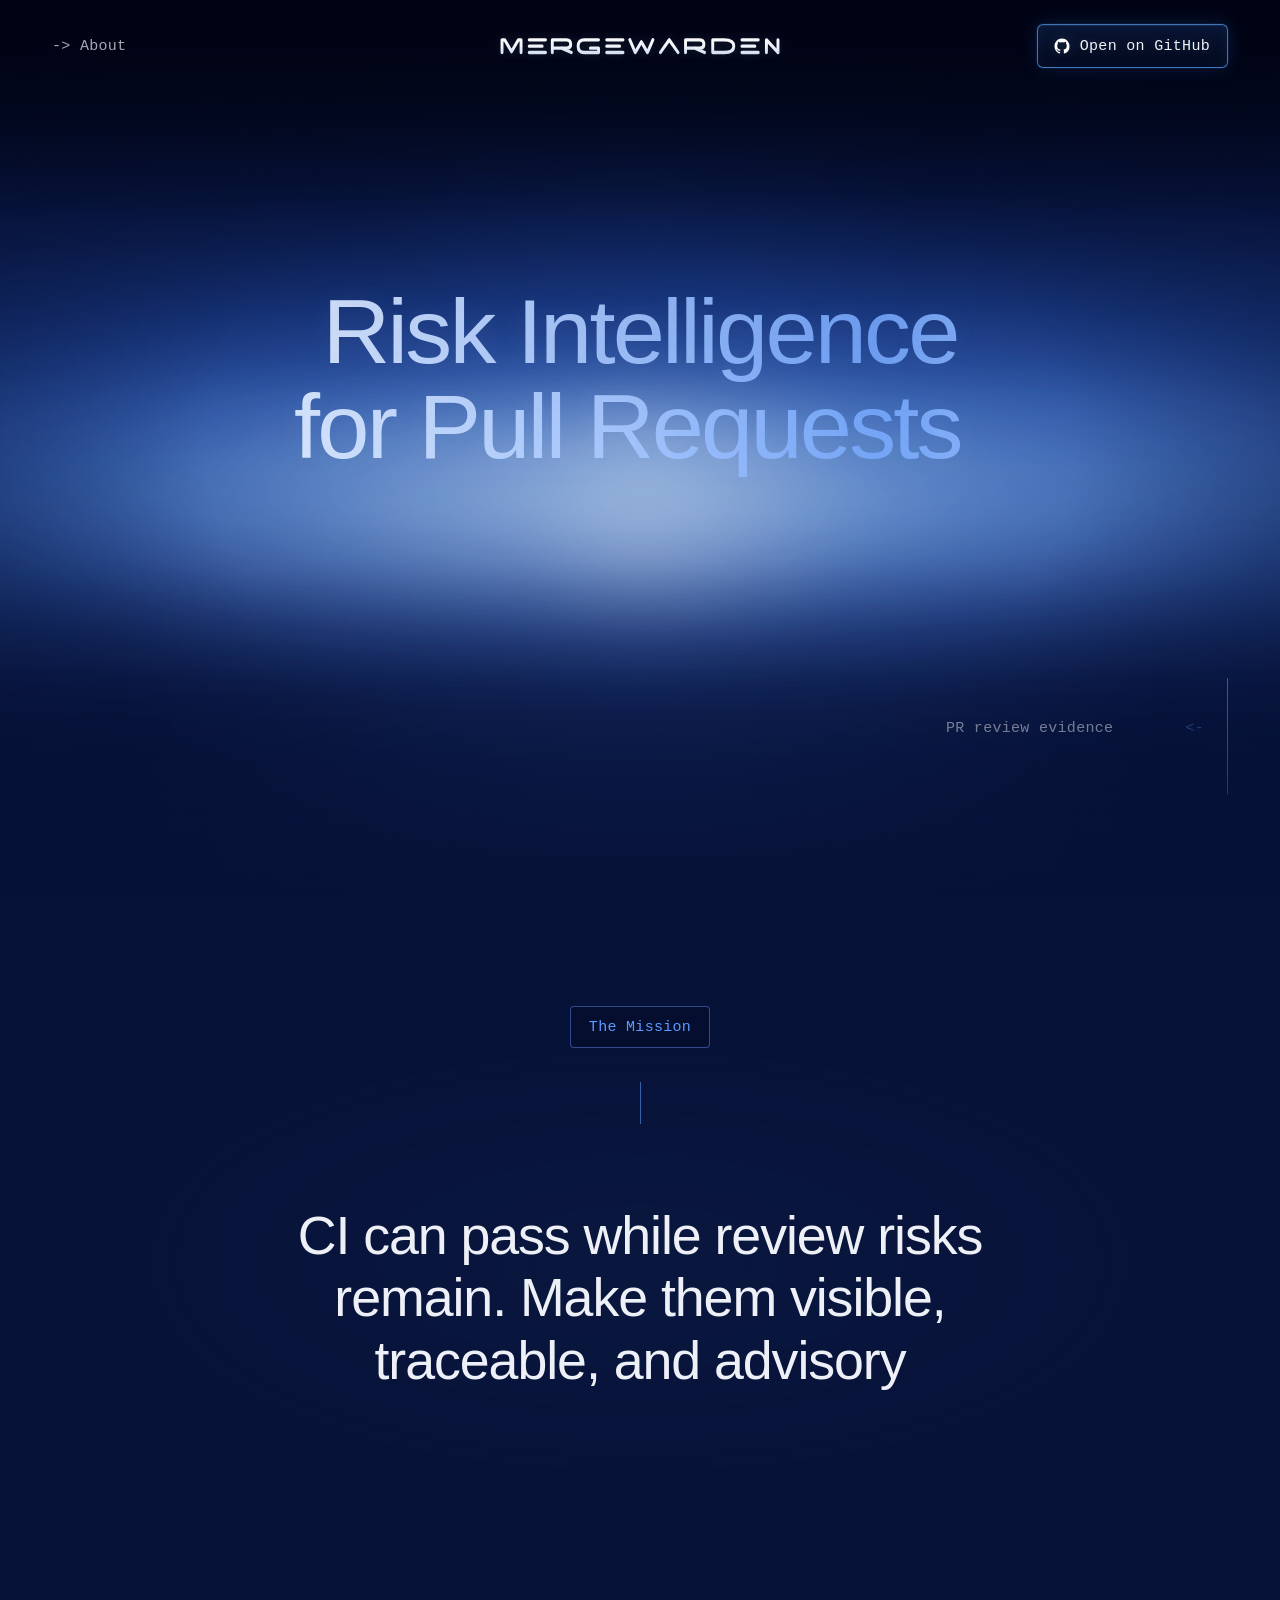
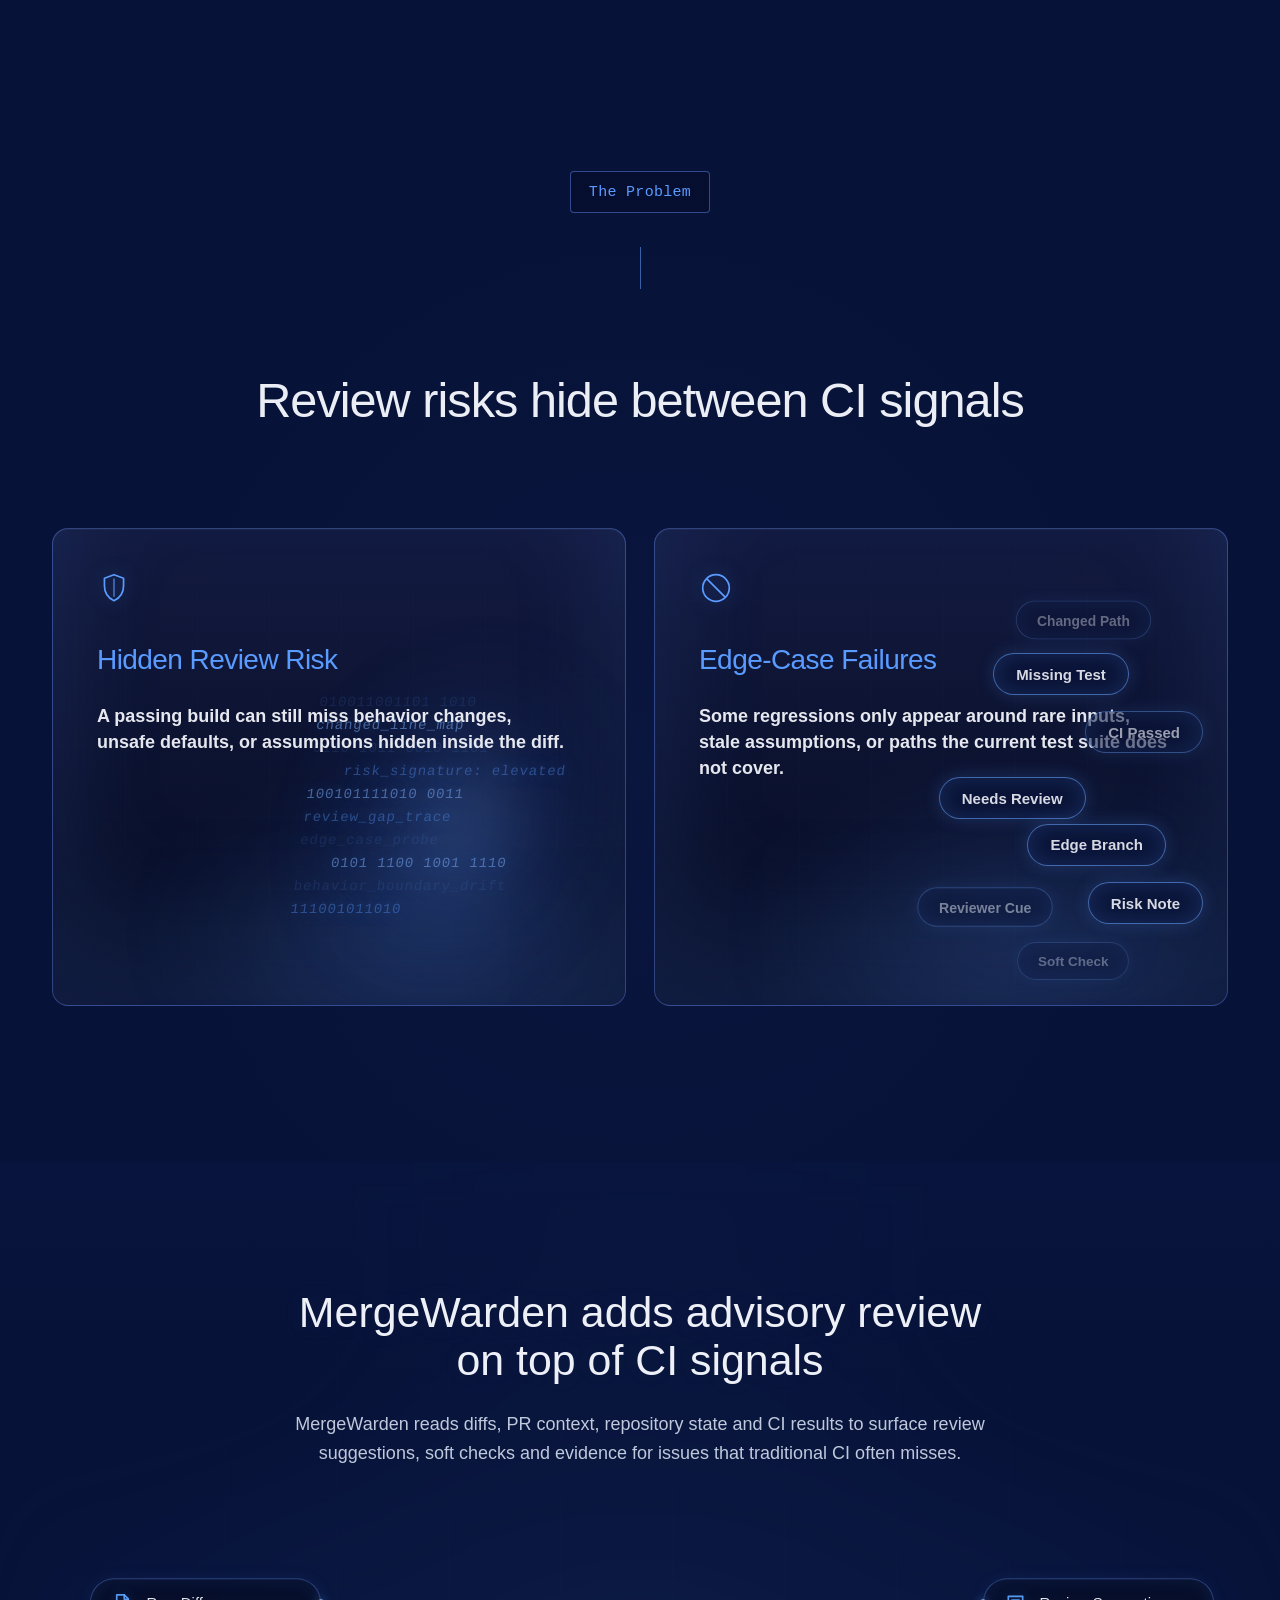
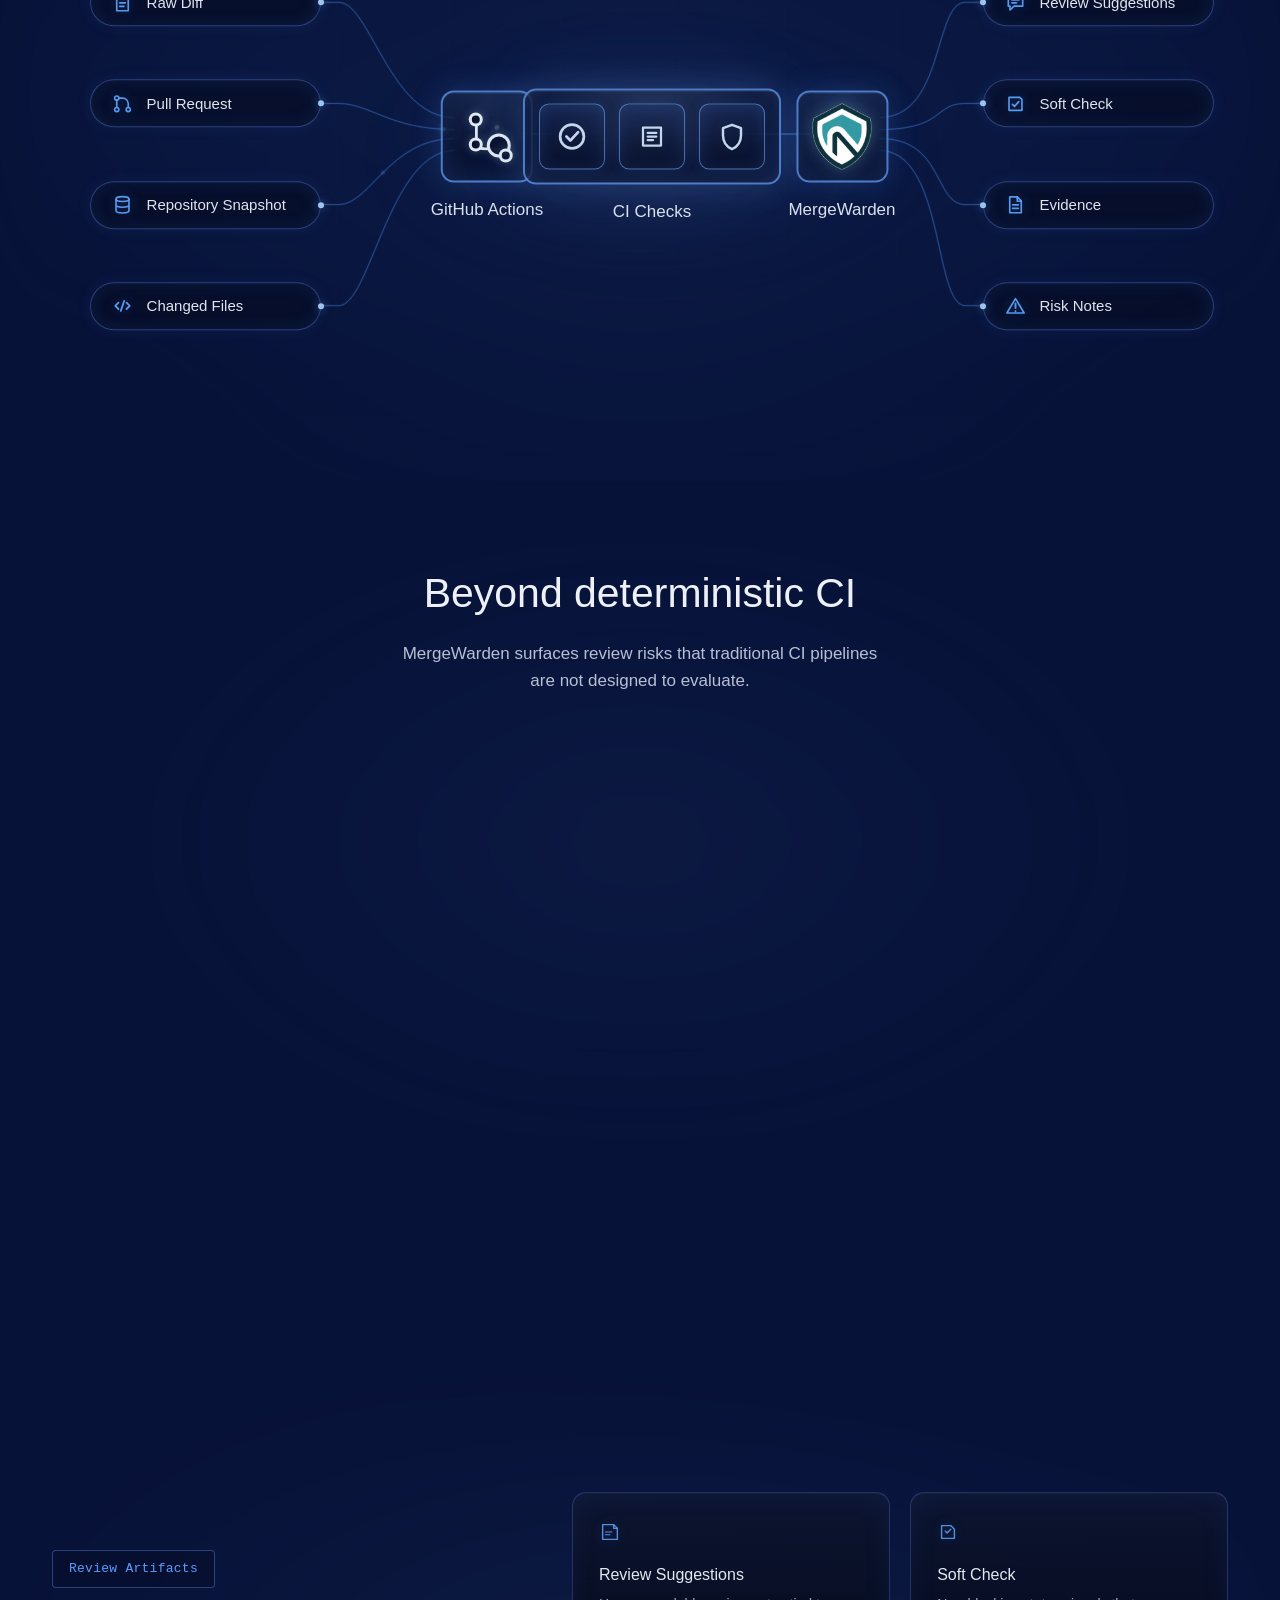
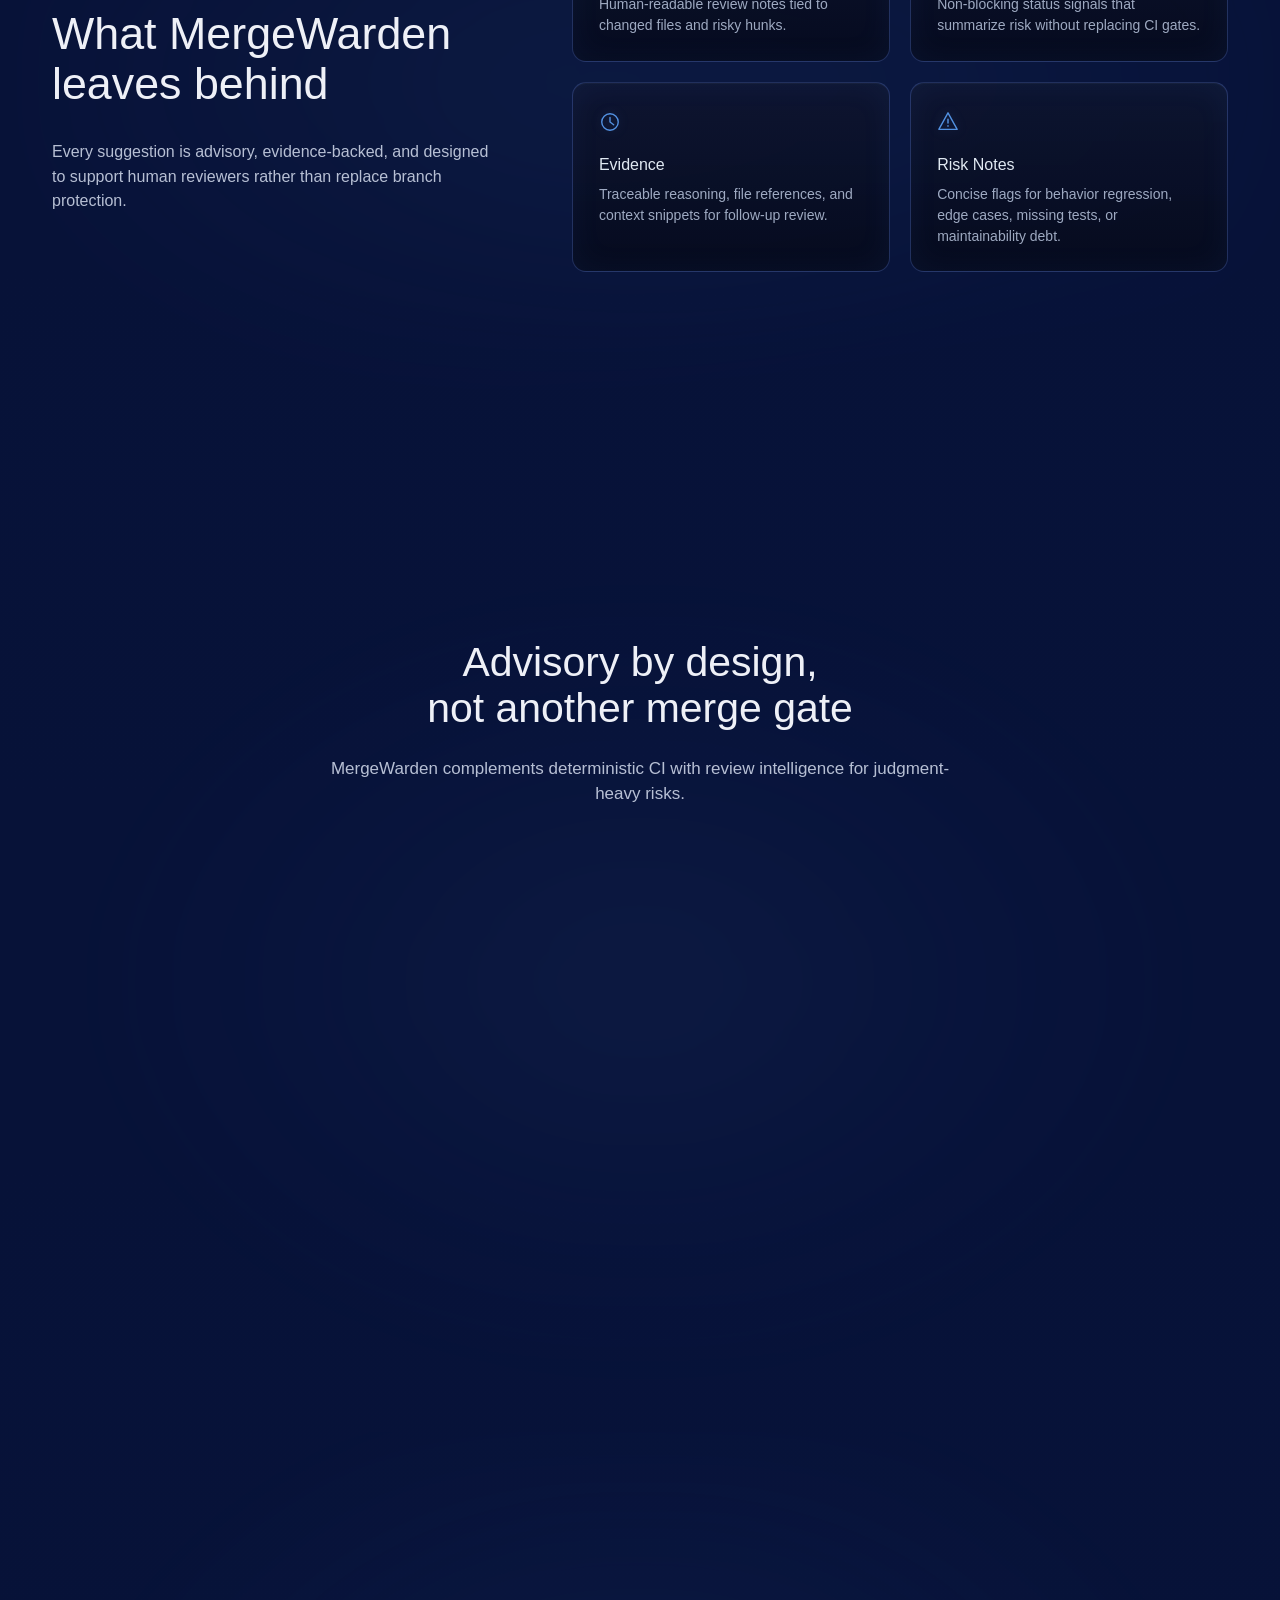
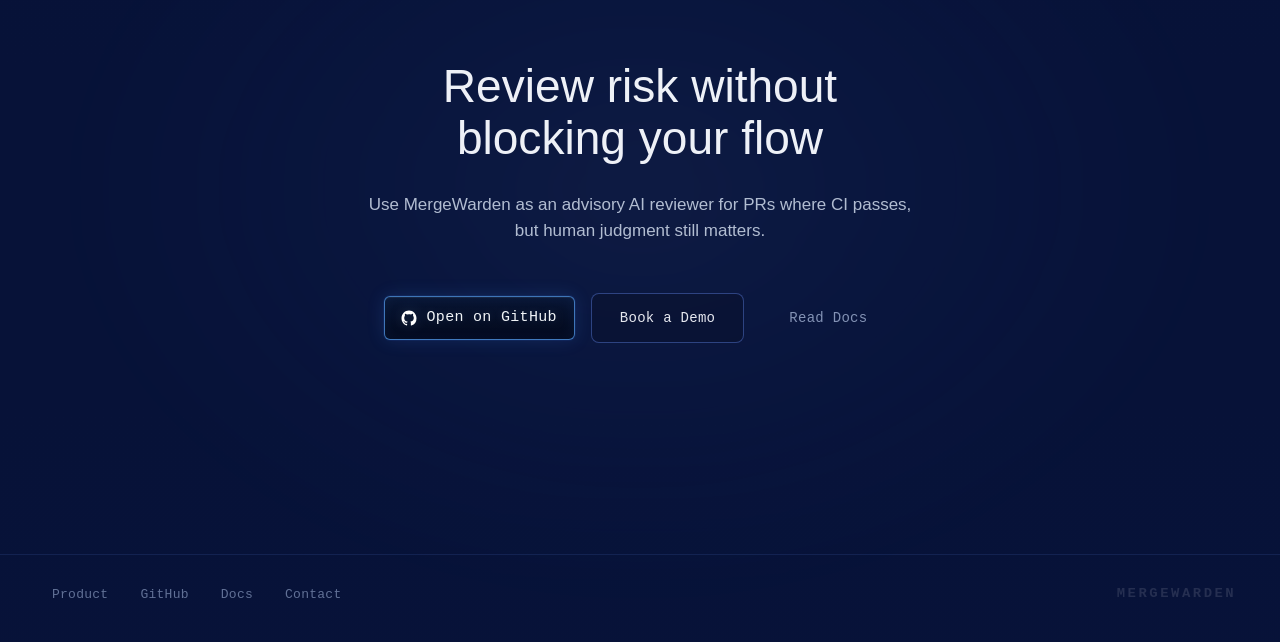
<file: marketing/index.html>
<!doctype html>
<html lang="en">
  <head>
    <meta charset="utf-8" />
    <meta name="viewport" content="width=device-width, initial-scale=1" />
    <meta
      name="description"
      content="MergeWarden publishes advisory PR review signals backed by diffs, CI context, and traceable evidence."
    />
    <title>MergeWarden - Advisory review signals for pull requests</title>
    <script>
      window.GITHUB_REPO_URL = "https://github.com/takagibit18/MergeWarden";
    </script>
    <link rel="stylesheet" href="styles.css?v=20260601-hero-title-clip-r3" />
  </head>
  <body>
    <div class="header-gradient-mask" aria-hidden="true"></div>

    <header class="site-header" aria-label="Primary navigation">
      <a class="site-header__about" href="https://www.seanhomepage.top/" target="_blank" rel="noopener">-&gt; About</a>

      <a class="site-header__logo" href="#top" aria-label="MergeWarden home">
        <svg class="site-header__logo-mark" viewBox="0 0 828 48" aria-hidden="true" focusable="false">
          <defs>
            <linearGradient id="mw-wordmark-silver" x1="0" y1="5" x2="0" y2="43" gradientUnits="userSpaceOnUse">
              <stop offset="0" stop-color="#ffffff" />
              <stop offset="0.48" stop-color="#f6f9ff" />
              <stop offset="1" stop-color="#d8e5f5" />
            </linearGradient>
          </defs>
          <g
            fill="none"
            stroke="url(#mw-wordmark-silver)"
            stroke-width="8.6"
            stroke-linecap="round"
            stroke-linejoin="round"
          >
            <path d="M8 40V8H16L36 38L56 8H64V40" />
            <path d="M88 8H136M88 24H126M88 40H136" />
            <path d="M156 40V8H198Q210 8 210 19Q210 29 198 29H156M184 29L212 40" />
            <path d="M292 8H250Q232 8 232 24Q232 40 250 40H292V29H268" />
            <path d="M316 8H364M316 24H354M316 40H364" />
            <path d="M384 8L400 40L418 13L436 40L452 8" />
            <path d="M474 40L500 8L526 40" />
            <path d="M548 40V8H590Q602 8 602 19Q602 29 590 29H548M576 29L604 40" />
            <path d="M628 40V8H662Q690 8 690 24Q690 40 662 40H628" />
            <path d="M714 8H762M714 24H752M714 40H762" />
            <path d="M786 40V8L820 40V8" />
          </g>
        </svg>
      </a>

      <a
        class="site-header__cta"
        href="https://github.com/takagibit18/MergeWarden"
        target="_blank"
        rel="noopener"
        data-github-repo-link
      >
        <svg class="site-header__cta-icon" viewBox="0 0 24 24" aria-hidden="true" focusable="false">
          <path
            fill="currentColor"
            d="M12 2C6.48 2 2 6.58 2 12.25c0 4.53 2.87 8.37 6.84 9.73.5.09.68-.22.68-.49 0-.24-.01-.88-.01-1.73-2.78.62-3.37-1.37-3.37-1.37-.45-1.18-1.11-1.49-1.11-1.49-.91-.64.07-.63.07-.63 1 .07 1.53 1.06 1.53 1.06.9 1.57 2.35 1.12 2.92.86.09-.67.35-1.12.64-1.38-2.22-.26-4.56-1.14-4.56-5.08 0-1.12.39-2.04 1.03-2.76-.1-.26-.45-1.31.1-2.72 0 0 .84-.28 2.75 1.05A9.35 9.35 0 0 1 12 6.96c.85 0 1.7.12 2.5.34 1.91-1.33 2.75-1.05 2.75-1.05.55 1.41.2 2.46.1 2.72.64.72 1.03 1.64 1.03 2.76 0 3.95-2.34 4.81-4.57 5.07.36.32.68.94.68 1.9 0 1.37-.01 2.48-.01 2.82 0 .27.18.59.69.49A10.14 10.14 0 0 0 22 12.25C22 6.58 17.52 2 12 2Z"
          />
        </svg>
        <span><span class="site-header__cta-label-prefix">Open on </span>GitHub</span>
      </a>
    </header>

    <main id="top" class="hero-shell">
      <section class="hero" aria-labelledby="hero-title">
        <div class="hero__bg" aria-hidden="true">
          <div class="hero__glow hero__glow--outer"></div>
          <div class="hero__glow hero__glow--core"></div>
          <div class="hero__glow hero__glow--lower-mist"></div>
          <div class="hero__glow hero__glow--vignette"></div>
        </div>

        <h1
          id="hero-title"
          class="hero__title hero-title"
          aria-label="Risk Intelligence for Pull Requests"
          data-hero-typing-title
        >
          <span class="hero-title__line" data-hero-title-line="Risk Intelligence">
            <span class="hero-title__text" aria-hidden="true"></span>
          </span>
          <span class="hero-title__line" data-hero-title-line="for Pull Requests">
            <span class="hero-title__text" aria-hidden="true"></span>
          </span>
        </h1>

        <div class="hero__topic" aria-label="Current topic">
          <span>PR review evidence</span>
          <span aria-hidden="true">&lt;-</span>
        </div>

        <div class="hero__edge-line" aria-hidden="true"></div>
      </section>

      <section class="mission-section" aria-labelledby="mission-title">
        <div class="mission-section__inner">
          <div class="mission-section__label">The Mission</div>
          <div class="mission-section__line" aria-hidden="true"></div>
          <h2 id="mission-title" class="mission-section__title">
            <span>CI can pass while review risks</span>
            <span>remain. Make them visible,</span>
            <span>traceable, and advisory</span>
          </h2>
        </div>
      </section>

      <section class="problem-section" aria-labelledby="problem-title">
        <div class="problem-section__inner">
          <div class="problem-section__label">The Problem</div>
          <div class="problem-section__line" aria-hidden="true"></div>
          <h2 id="problem-title" class="problem-section__title">
            Review risks hide between CI signals
          </h2>

          <div class="problem-section__cards" aria-label="PR review problem cards">
            <article class="problem-card problem-card--vulnerabilities">
              <div class="problem-card__content">
                <svg class="problem-card__icon" viewBox="0 0 32 32" fill="none" aria-hidden="true">
                  <path d="M16 3.5 25 6.8v7.1c0 6.6-3.9 11.7-9 14.1-5.1-2.4-9-7.5-9-14.1V6.8l9-3.3Z" stroke="currentColor" stroke-width="1.6" stroke-linejoin="round" />
                  <path d="M16 7.6v16.2" stroke="currentColor" stroke-width="1.4" stroke-linecap="round" opacity=".72" />
                </svg>
                <h3>Hidden Review Risk</h3>
                <p>
                  A passing build can still miss behavior changes, unsafe defaults, or assumptions hidden inside the diff.
                </p>
              </div>
              <div class="problem-card__matrix" aria-hidden="true">
                <span>010011001101 1010</span>
                <span>changed_line_map</span>
                <span>0110 1011 0010 1101</span>
                <span>risk_signature: elevated</span>
                <span>100101111010 0011</span>
                <span>review_gap_trace</span>
                <span>edge_case_probe</span>
                <span>0101 1100 1001 1110</span>
                <span>behavior_boundary_drift</span>
                <span>111001011010</span>
              </div>
            </article>

            <article class="problem-card problem-card--failures">
              <div class="problem-card__content">
                <svg class="problem-card__icon" viewBox="0 0 32 32" fill="none" aria-hidden="true">
                  <circle cx="16" cy="16" r="12.5" stroke="currentColor" stroke-width="1.6" />
                  <path d="M7.4 7.4 24.6 24.6" stroke="currentColor" stroke-width="1.6" stroke-linecap="round" />
                </svg>
                <h3>Edge-Case Failures</h3>
                <p>
                  Some regressions only appear around rare inputs, stale assumptions, or paths the current test suite does not cover.
                </p>
              </div>
              <div class="problem-card__pills" aria-hidden="true">
                <span>Changed Path</span>
                <span>Missing Test</span>
                <span>CI Passed</span>
                <span>Needs Review</span>
                <span>Edge Branch</span>
                <span>Risk Note</span>
                <span>Reviewer Cue</span>
                <span>Soft Check</span>
              </div>
            </article>
          </div>
        </div>
      </section>

      <section class="solution-section" aria-labelledby="solution-title" data-solution-diagram>
        <div class="solution-section__ambient" aria-hidden="true"></div>

        <div class="solution-section__copy">
          <h2 id="solution-title" class="solution-section__title">
            MergeWarden adds advisory review
            <span>on top of CI signals</span>
          </h2>
          <p class="solution-section__subtitle">
            MergeWarden reads diffs, PR context, repository state and CI results
            to surface review suggestions, soft checks and evidence for issues
            that traditional CI often misses.
          </p>
        </div>

        <div class="solution-diagram" role="img" aria-label="Raw Diff, Pull Request, Repository Snapshot and Changed Files flow into GitHub Actions, then CI Checks, then MergeWarden, producing Review Suggestions, Soft Check, Evidence and Risk Notes.">
          <div class="solution-diagram__halo" aria-hidden="true"></div>

          <div class="solution-diagram__chips solution-diagram__chips--left" aria-label="Input chips">
            <span class="flow-chip" style="--chip-delay: 900ms">
              <svg class="flow-chip__icon" viewBox="0 0 16 16" fill="none" aria-hidden="true">
                <path d="M4 2.5h5.2L12 5.3v8.2H4z" stroke="currentColor" stroke-width="1.15" stroke-linejoin="round" />
                <path d="M9.2 2.5v3H12M6 8h4M6 10.5h3" stroke="currentColor" stroke-width="1.15" stroke-linecap="round" stroke-linejoin="round" />
              </svg>
              <span>Raw Diff</span>
              <span class="flow-chip__socket" aria-hidden="true"></span>
            </span>
            <span class="flow-chip" style="--chip-delay: 1000ms">
              <svg class="flow-chip__icon" viewBox="0 0 16 16" fill="none" aria-hidden="true">
                <circle cx="4" cy="4" r="1.45" stroke="currentColor" stroke-width="1.15" />
                <circle cx="12" cy="12" r="1.45" stroke="currentColor" stroke-width="1.15" />
                <circle cx="4" cy="12" r="1.45" stroke="currentColor" stroke-width="1.15" />
                <path d="M4 5.45v5.1M5.45 4H8c2.2 0 4 1.8 4 4v2.55" stroke="currentColor" stroke-width="1.15" stroke-linecap="round" />
              </svg>
              <span>Pull Request</span>
              <span class="flow-chip__socket" aria-hidden="true"></span>
            </span>
            <span class="flow-chip" style="--chip-delay: 1100ms">
              <svg class="flow-chip__icon" viewBox="0 0 16 16" fill="none" aria-hidden="true">
                <ellipse cx="8" cy="4" rx="4.5" ry="1.7" stroke="currentColor" stroke-width="1.15" />
                <path d="M3.5 4v4c0 .95 2 1.7 4.5 1.7s4.5-.75 4.5-1.7V4M3.5 8v4c0 .95 2 1.7 4.5 1.7s4.5-.75 4.5-1.7V8" stroke="currentColor" stroke-width="1.15" />
              </svg>
              <span>Repository Snapshot</span>
              <span class="flow-chip__socket" aria-hidden="true"></span>
            </span>
            <span class="flow-chip" style="--chip-delay: 1200ms">
              <svg class="flow-chip__icon" viewBox="0 0 16 16" fill="none" aria-hidden="true">
                <path d="M5.2 5.8 3 8l2.2 2.2M10.8 5.8 13 8l-2.2 2.2M9.2 4.5 6.8 11.5" stroke="currentColor" stroke-width="1.25" stroke-linecap="round" stroke-linejoin="round" />
              </svg>
              <span>Changed Files</span>
              <span class="flow-chip__socket" aria-hidden="true"></span>
            </span>
          </div>

          <div class="solution-diagram__nodes" aria-hidden="true">
            <div class="flow-node flow-node--actions flow-node--left" style="--node-delay: 360ms">
              <span class="flow-node__body">
                <span class="github-actions-node" aria-hidden="true">
                  <span class="github-actions-node__track"></span>
                  <span class="github-actions-node__dot github-actions-node__dot--top"></span>
                  <span class="github-actions-node__dot github-actions-node__dot--middle"></span>
                  <span class="github-actions-node__dot github-actions-node__dot--bottom"></span>
                </span>
              </span>
              <span class="flow-node__label">GitHub Actions</span>
            </div>
            <div class="flow-node flow-node--checks" style="--node-delay: 500ms">
              <span class="ci-checks-group" aria-hidden="true">
                <span class="ci-check-tile">
                  <svg viewBox="0 0 20 20" fill="none">
                    <circle cx="10" cy="10" r="6.6" stroke="currentColor" stroke-width="1.5" />
                    <path d="m6.9 10 2.2 2.2 4.3-4.6" stroke="currentColor" stroke-width="1.5" stroke-linecap="round" stroke-linejoin="round" />
                  </svg>
                </span>
                <span class="ci-check-tile">
                  <svg viewBox="0 0 20 20" fill="none">
                    <path d="M5 5h10v10H5z" stroke="currentColor" stroke-width="1.25" stroke-linejoin="round" />
                    <path d="M7.6 8h4.8M7.6 10h4.8M7.6 12h3" stroke="currentColor" stroke-width="1.25" stroke-linecap="round" />
                  </svg>
                </span>
                <span class="ci-check-tile">
                  <svg viewBox="0 0 20 20" fill="none">
                    <path d="M10 3.5 15 5.4v3.9c0 3.7-2.2 6.5-5 7.7-2.8-1.2-5-4-5-7.7V5.4z" stroke="currentColor" stroke-width="1.35" stroke-linejoin="round" />
                  </svg>
                </span>
              </span>
              <span class="flow-node__label">CI Checks</span>
            </div>
            <div class="flow-node flow-node--mergewarden flow-node--right" style="--node-delay: 640ms">
              <span class="flow-node__body">
                <img class="mergewarden-logo-node" src="assets/mergewarden-logo-mark.png" alt="" aria-hidden="true" />
              </span>
              <span class="flow-node__label">MergeWarden</span>
            </div>
          </div>

          <svg class="diagram-connector" viewBox="0 0 1600 520" preserveAspectRatio="none" aria-hidden="true">
            <defs>
              <filter id="solution-line-glow" x="-30%" y="-30%" width="160%" height="160%">
                <feGaussianBlur stdDeviation="5" result="blur" />
                <feMerge>
                  <feMergeNode in="blur" />
                  <feMergeNode in="SourceGraphic" />
                </feMerge>
              </filter>

              <path id="solution-path-raw-diff" d="M 333 84 H 359 C 398 100 416 220 536 238" />
              <path id="solution-path-pull-request" d="M 333 219 H 359 C 392 219 426 250 536 254" />
              <path id="solution-path-repository-snapshot" d="M 333 354 H 359 C 394 342 426 270 536 266" />
              <path id="solution-path-changed-files" d="M 333 489 H 359 C 382 460 416 300 536 282" />
              <path id="solution-path-actions-checks" d="M 628 260 C 648 260 660 260 680 260" />
              <path id="solution-path-checks-mergewarden" d="M 920 260 C 948 260 978 260 1010 260" />
              <path id="solution-path-review-suggestions" d="M 1104 238 C 1196 220 1210 84 1239 84 H 1265" />
              <path id="solution-path-soft-check" d="M 1104 254 C 1196 250 1208 219 1239 219 H 1265" />
              <path id="solution-path-evidence" d="M 1104 266 C 1196 270 1206 354 1239 354 H 1265" />
              <path id="solution-path-risk-notes" d="M 1104 282 C 1196 300 1218 489 1239 489 H 1265" />
              <path id="solution-route-raw-review" d="M 333 84 H 359 C 398 100 416 220 536 238 C 564 244 596 252 628 260 C 648 260 660 260 680 260 C 758 260 842 260 920 260 C 948 260 978 260 1010 260 C 1042 252 1074 244 1104 238 C 1196 220 1210 84 1239 84 H 1265" />
              <path id="solution-route-pr-soft-check" d="M 333 219 H 359 C 392 219 426 250 536 254 C 564 256 596 258 628 260 C 648 260 660 260 680 260 C 758 260 842 260 920 260 C 948 260 978 260 1010 260 C 1042 258 1074 256 1104 254 C 1196 250 1208 219 1239 219 H 1265" />
              <path id="solution-route-snapshot-evidence" d="M 333 354 H 359 C 394 342 426 270 536 266 C 564 264 596 262 628 260 C 648 260 660 260 680 260 C 758 260 842 260 920 260 C 948 260 978 260 1010 260 C 1042 262 1074 264 1104 266 C 1196 270 1206 354 1239 354 H 1265" />
              <path id="solution-route-files-risk" d="M 333 489 H 359 C 382 460 416 300 536 282 C 564 276 596 268 628 260 C 648 260 660 260 680 260 C 758 260 842 260 920 260 C 948 260 978 260 1010 260 C 1042 268 1074 276 1104 282 C 1196 300 1218 489 1239 489 H 1265" />
            </defs>

            <g class="diagram-connector__glow">
              <use href="#solution-path-raw-diff" class="diagram-connector__line diagram-connector__line--glow" pathLength="1" />
              <use href="#solution-path-pull-request" class="diagram-connector__line diagram-connector__line--glow" pathLength="1" />
              <use href="#solution-path-repository-snapshot" class="diagram-connector__line diagram-connector__line--glow" pathLength="1" />
              <use href="#solution-path-changed-files" class="diagram-connector__line diagram-connector__line--glow" pathLength="1" />
              <use href="#solution-path-actions-checks" class="diagram-connector__line diagram-connector__line--glow" pathLength="1" />
              <use href="#solution-path-checks-mergewarden" class="diagram-connector__line diagram-connector__line--glow" pathLength="1" />
              <use href="#solution-path-review-suggestions" class="diagram-connector__line diagram-connector__line--glow" pathLength="1" />
              <use href="#solution-path-soft-check" class="diagram-connector__line diagram-connector__line--glow" pathLength="1" />
              <use href="#solution-path-evidence" class="diagram-connector__line diagram-connector__line--glow" pathLength="1" />
              <use href="#solution-path-risk-notes" class="diagram-connector__line diagram-connector__line--glow" pathLength="1" />
            </g>

            <g class="diagram-connector__strokes">
              <use href="#solution-path-raw-diff" class="diagram-connector__line" pathLength="1" />
              <use href="#solution-path-pull-request" class="diagram-connector__line" pathLength="1" />
              <use href="#solution-path-repository-snapshot" class="diagram-connector__line" pathLength="1" />
              <use href="#solution-path-changed-files" class="diagram-connector__line" pathLength="1" />
              <use href="#solution-path-actions-checks" class="diagram-connector__line diagram-connector__line--core" pathLength="1" />
              <use href="#solution-path-checks-mergewarden" class="diagram-connector__line diagram-connector__line--core" pathLength="1" />
              <use href="#solution-path-review-suggestions" class="diagram-connector__line diagram-connector__line--output" pathLength="1" />
              <use href="#solution-path-soft-check" class="diagram-connector__line diagram-connector__line--output" pathLength="1" />
              <use href="#solution-path-evidence" class="diagram-connector__line diagram-connector__line--output" pathLength="1" />
              <use href="#solution-path-risk-notes" class="diagram-connector__line diagram-connector__line--output" pathLength="1" />
            </g>

            <g class="diagram-data-packets">
              <circle class="diagram-data-packet" r="3.2" data-packet-delay="2100">
                <animateMotion dur="6.4s" begin="indefinite" repeatCount="indefinite" rotate="auto">
                  <mpath href="#solution-route-raw-review" />
                </animateMotion>
                <animate attributeName="opacity" values="0;0;0.9;0.9;0" keyTimes="0;0.08;0.18;0.84;1" dur="6.4s" begin="indefinite" repeatCount="indefinite" />
              </circle>
              <circle class="diagram-data-packet diagram-data-packet--soft" r="2.8" data-packet-delay="2700">
                <animateMotion dur="6.8s" begin="indefinite" repeatCount="indefinite" rotate="auto">
                  <mpath href="#solution-route-pr-soft-check" />
                </animateMotion>
                <animate attributeName="opacity" values="0;0;0.78;0.78;0" keyTimes="0;0.08;0.18;0.84;1" dur="6.8s" begin="indefinite" repeatCount="indefinite" />
              </circle>
              <circle class="diagram-data-packet diagram-data-packet--soft" r="2.8" data-packet-delay="3250">
                <animateMotion dur="7.1s" begin="indefinite" repeatCount="indefinite" rotate="auto">
                  <mpath href="#solution-route-snapshot-evidence" />
                </animateMotion>
                <animate attributeName="opacity" values="0;0;0.76;0.76;0" keyTimes="0;0.08;0.18;0.84;1" dur="7.1s" begin="indefinite" repeatCount="indefinite" />
              </circle>
              <circle class="diagram-data-packet" r="3.2" data-packet-delay="3850">
                <animateMotion dur="7.4s" begin="indefinite" repeatCount="indefinite" rotate="auto">
                  <mpath href="#solution-route-files-risk" />
                </animateMotion>
                <animate attributeName="opacity" values="0;0;0.88;0.88;0" keyTimes="0;0.08;0.18;0.84;1" dur="7.4s" begin="indefinite" repeatCount="indefinite" />
              </circle>
            </g>
          </svg>

          <div class="solution-diagram__chips solution-diagram__chips--right" aria-label="Output chips">
            <span class="flow-chip" style="--chip-delay: 980ms">
              <svg class="flow-chip__icon" viewBox="0 0 16 16" fill="none" aria-hidden="true">
                <path d="M3 3.5h10v6.8H7L4.2 13v-2.7H3z" stroke="currentColor" stroke-width="1.15" stroke-linejoin="round" />
                <path d="M5.5 6h5M5.5 8h3.2" stroke="currentColor" stroke-width="1.15" stroke-linecap="round" />
              </svg>
              <span>Review Suggestions</span>
              <span class="flow-chip__socket" aria-hidden="true"></span>
            </span>
            <span class="flow-chip" style="--chip-delay: 1080ms">
              <svg class="flow-chip__icon" viewBox="0 0 16 16" fill="none" aria-hidden="true">
                <path d="M5 3.5h6l1.5 1.6v7.4h-9v-9z" stroke="currentColor" stroke-width="1.15" stroke-linejoin="round" />
                <path d="m5.9 8.4 1.4 1.4 3-3.3" stroke="currentColor" stroke-width="1.25" stroke-linecap="round" stroke-linejoin="round" />
              </svg>
              <span>Soft Check</span>
              <span class="flow-chip__socket" aria-hidden="true"></span>
            </span>
            <span class="flow-chip" style="--chip-delay: 1180ms">
              <svg class="flow-chip__icon" viewBox="0 0 16 16" fill="none" aria-hidden="true">
                <path d="M4 2.5h5.2L12 5.3v8.2H4z" stroke="currentColor" stroke-width="1.15" stroke-linejoin="round" />
                <path d="M9.2 2.5v3H12M6 8h4M6 10.5h4" stroke="currentColor" stroke-width="1.15" stroke-linecap="round" stroke-linejoin="round" />
              </svg>
              <span>Evidence</span>
              <span class="flow-chip__socket" aria-hidden="true"></span>
            </span>
            <span class="flow-chip" style="--chip-delay: 1280ms">
              <svg class="flow-chip__icon" viewBox="0 0 16 16" fill="none" aria-hidden="true">
                <path d="M8 3 14 13H2z" stroke="currentColor" stroke-width="1.15" stroke-linejoin="round" />
                <path d="M8 6.4v3.1M8 11.8h.01" stroke="currentColor" stroke-width="1.35" stroke-linecap="round" />
              </svg>
              <span>Risk Notes</span>
              <span class="flow-chip__socket" aria-hidden="true"></span>
            </span>
          </div>
        </div>
      </section>

      <!-- ================================================================
      Value Cards — beyond deterministic CI
      ================================================================ -->
      <section id="value-cards" class="value-cards-section" aria-labelledby="vc-title">
        <div class="value-cards-section__ambient" aria-hidden="true"></div>
        <div class="value-cards-section__inner">
          <h2 id="vc-title" class="value-cards-section__title">
            Beyond deterministic CI
          </h2>
          <p class="value-cards-section__subtitle">
            MergeWarden surfaces review risks that traditional CI pipelines<br>are not designed to evaluate.
          </p>
          <div class="value-cards-grid">
            <article class="value-card reveal">
              <svg class="value-card__icon" viewBox="0 0 32 32" fill="none" aria-hidden="true">
                <path d="M4 16 H13" stroke="currentColor" stroke-width="1.6" stroke-linecap="round"/>
                <path d="M13 16 C18 16 19 7 25 6" stroke="currentColor" stroke-width="1.6" stroke-linecap="round"/>
                <path d="M13 16 C18 16 19 25 25 26" stroke="currentColor" stroke-width="1.6" stroke-linecap="round"/>
                <circle cx="4" cy="16" r="2.5" stroke="currentColor" stroke-width="1.2"/>
                <circle cx="25" cy="6" r="2.5" stroke="currentColor" stroke-width="1.2"/>
                <circle cx="25" cy="26" r="2.5" stroke="currentColor" stroke-width="1.2"/>
                <path d="M27.5 3.5 L27.5 5" stroke="currentColor" stroke-width="1.8" stroke-linecap="round"/>
              </svg>
              <h3 class="value-card__title">Behavior Regression</h3>
              <p class="value-card__body">
                Detect risky behavior changes that deterministic CI may miss, especially when a diff subtly changes control flow, error handling, or side effects.
              </p>
            </article>

            <article class="value-card reveal">
              <svg class="value-card__icon" viewBox="0 0 32 32" fill="none" aria-hidden="true">
                <path d="M8 4 H20 L26 10 V28 H8 Z" stroke="currentColor" stroke-width="1.6" stroke-linejoin="round"/>
                <path d="M20 4 V10 H26" stroke="currentColor" stroke-width="1.6" stroke-linejoin="round"/>
                <path d="M12 15 H20" stroke="currentColor" stroke-width="1.4" stroke-linecap="round"/>
                <path d="M12 19 H16" stroke="currentColor" stroke-width="1.4" stroke-linecap="round" opacity="0.42"/>
                <path d="M12 23 H22" stroke="currentColor" stroke-width="1.4" stroke-linecap="round"/>
                <circle cx="22" cy="13" r="3.2" stroke="currentColor" stroke-width="1.3" stroke-dasharray="2.2 1.6" fill="none"/>
              </svg>
              <h3 class="value-card__title">Test Gaps</h3>
              <p class="value-card__body">
                Surface missing or weak tests around changed paths, edge branches, and failure modes before they become production review debt.
              </p>
            </article>

            <article class="value-card reveal">
              <svg class="value-card__icon" viewBox="0 0 32 32" fill="none" aria-hidden="true">
                <rect x="4" y="5" width="10" height="9" rx="2.5" stroke="currentColor" stroke-width="1.6"/>
                <rect x="18" y="5" width="10" height="9" rx="2.5" stroke="currentColor" stroke-width="1.6"/>
                <rect x="11" y="18" width="10" height="9" rx="2.5" stroke="currentColor" stroke-width="1.6"/>
                <path d="M9 14 L14 18" stroke="currentColor" stroke-width="1.2" stroke-dasharray="2 2"/>
                <path d="M23 14 L21 18" stroke="currentColor" stroke-width="1.2" stroke-dasharray="2 2"/>
              </svg>
              <h3 class="value-card__title">Maintainability Risks</h3>
              <p class="value-card__body">
                Flag review concerns around readability, coupling, hidden assumptions, and long-term maintainability without blocking the merge decision.
              </p>
            </article>
          </div>
        </div>
      </section>

      <!-- ================================================================
      Review Artifacts — what MergeWarden leaves behind
      ================================================================ -->
      <section id="review-artifacts" class="artifacts-section" aria-labelledby="artifacts-title">
        <div class="artifacts-section__ambient" aria-hidden="true"></div>
        <div class="artifacts-section__inner">
          <div class="artifacts-section__left">
            <span class="artifacts-section__label">Review Artifacts</span>
            <h2 id="artifacts-title" class="artifacts-section__title">
              What MergeWarden<br>leaves behind
            </h2>
            <p class="artifacts-section__subtitle">
              Every suggestion is advisory, evidence-backed, and designed to support human reviewers rather than replace branch protection.
            </p>
          </div>
          <div class="artifacts-section__right">
            <div class="artifacts-grid">
              <article class="artifact-card reveal">
                <svg class="artifact-card__icon" viewBox="0 0 24 24" fill="none" aria-hidden="true">
                  <path d="M4 4 H16 L20 8 V20 H4 Z" stroke="currentColor" stroke-width="1.5" stroke-linejoin="round"/>
                  <path d="M16 4 V8 H20" stroke="currentColor" stroke-width="1.5" stroke-linejoin="round"/>
                  <path d="M7 12 H14 M7 15 H12" stroke="currentColor" stroke-width="1.3" stroke-linecap="round"/>
                </svg>
                <h3 class="artifact-card__title">Review Suggestions</h3>
                <p class="artifact-card__body">
                  Human-readable review notes tied to changed files and risky hunks.
                </p>
              </article>
              <article class="artifact-card reveal">
                <svg class="artifact-card__icon" viewBox="0 0 24 24" fill="none" aria-hidden="true">
                  <path d="M5 5 H15 L19 9 V19 H5 Z" stroke="currentColor" stroke-width="1.5" stroke-linejoin="round"/>
                  <path d="M9 11 L11 13 L15 9" stroke="currentColor" stroke-width="1.5" stroke-linecap="round" stroke-linejoin="round"/>
                </svg>
                <h3 class="artifact-card__title">Soft Check</h3>
                <p class="artifact-card__body">
                  Non-blocking status signals that summarize risk without replacing CI gates.
                </p>
              </article>
              <article class="artifact-card reveal">
                <svg class="artifact-card__icon" viewBox="0 0 24 24" fill="none" aria-hidden="true">
                  <circle cx="12" cy="12" r="9" stroke="currentColor" stroke-width="1.5"/>
                  <path d="M12 7 V12 L16 15" stroke="currentColor" stroke-width="1.5" stroke-linecap="round" stroke-linejoin="round"/>
                </svg>
                <h3 class="artifact-card__title">Evidence</h3>
                <p class="artifact-card__body">
                  Traceable reasoning, file references, and context snippets for follow-up review.
                </p>
              </article>
              <article class="artifact-card reveal">
                <svg class="artifact-card__icon" viewBox="0 0 24 24" fill="none" aria-hidden="true">
                  <path d="M12 2 L22 20 H2 Z" stroke="currentColor" stroke-width="1.5" stroke-linejoin="round"/>
                  <path d="M12 9 V13 M12 16 V16.5" stroke="currentColor" stroke-width="1.6" stroke-linecap="round"/>
                </svg>
                <h3 class="artifact-card__title">Risk Notes</h3>
                <p class="artifact-card__body">
                  Concise flags for behavior regression, edge cases, missing tests, or maintainability debt.
                </p>
              </article>
            </div>
          </div>
        </div>
      </section>

      <!-- ================================================================
      Advisory Positioning — CI vs MergeWarden
      ================================================================ -->
      <section id="advisory-positioning" class="advisory-section" aria-labelledby="advisory-title">
        <div class="advisory-section__ambient" aria-hidden="true"></div>
        <div class="advisory-section__inner">
          <h2 id="advisory-title" class="advisory-section__title">
            Advisory by design,<br>not another merge gate
          </h2>
          <p class="advisory-section__subtitle">
            MergeWarden complements deterministic CI with review intelligence for judgment-heavy risks.
          </p>
          <div class="comparison-pair">
            <article class="comparison-card comparison-card--ci reveal">
              <div class="comparison-card__header">
                <span class="comparison-card__label">Hard checks</span>
                <h3 class="comparison-card__title">GitHub CI</h3>
              </div>
              <ul class="comparison-card__list">
                <li>Lint, tests, build, type checks</li>
                <li>Deterministic pass / fail signals</li>
                <li>Branch protection integration</li>
                <li>Fast mechanical verification</li>
              </ul>
            </article>
            <div class="comparison-bridge reveal" aria-hidden="true">
              <span class="comparison-bridge__line"></span>
              <span class="comparison-bridge__text">complements,<br>not replaces</span>
              <span class="comparison-bridge__line"></span>
            </div>
            <article class="comparison-card comparison-card--mw reveal">
              <div class="comparison-card__header">
                <span class="comparison-card__label">Advisory review</span>
                <h3 class="comparison-card__title">MergeWarden</h3>
              </div>
              <ul class="comparison-card__list">
                <li>Behavior regression signals</li>
                <li>Test gap detection</li>
                <li>Edge-case reasoning</li>
                <li>Maintainability and review evidence</li>
              </ul>
            </article>
          </div>
          <p class="advisory-section__note reveal">
            CI stays authoritative. &nbsp;MergeWarden stays advisory.
          </p>
        </div>
      </section>

      <!-- ================================================================
      CTA / Footer
      ================================================================ -->
      <section id="cta" class="cta-section" aria-labelledby="cta-title">
        <div class="cta-section__ambient" aria-hidden="true"></div>
        <div class="cta-section__inner">
          <h2 id="cta-title" class="cta-section__title">
            Review risk without<br>blocking your flow
          </h2>
          <p class="cta-section__subtitle">
            Use MergeWarden as an advisory AI reviewer for PRs where CI passes,<br>but human judgment still matters.
          </p>
          <div class="cta-section__actions reveal">
            <a
              class="site-header__cta cta-section__github-button"
              href="https://github.com/takagibit18/MergeWarden"
              target="_blank"
              rel="noopener"
              data-github-repo-link
            >
              <svg class="site-header__cta-icon" viewBox="0 0 24 24" aria-hidden="true" focusable="false">
                <path
                  fill="currentColor"
                  d="M12 2C6.48 2 2 6.58 2 12.25c0 4.53 2.87 8.37 6.84 9.73.5.09.68-.22.68-.49 0-.24-.01-.88-.01-1.73-2.78.62-3.37-1.37-3.37-1.37-.45-1.18-1.11-1.49-1.11-1.49-.91-.64.07-.63.07-.63 1 .07 1.53 1.06 1.53 1.06.9 1.57 2.35 1.12 2.92.86.09-.67.35-1.12.64-1.38-2.22-.26-4.56-1.14-4.56-5.08 0-1.12.39-2.04 1.03-2.76-.1-.26-.45-1.31.1-2.72 0 0 .84-.28 2.75 1.05A9.35 9.35 0 0 1 12 6.96c.85 0 1.7.12 2.5.34 1.91-1.33 2.75-1.05 2.75-1.05.55 1.41.2 2.46.1 2.72.64.72 1.03 1.64 1.03 2.76 0 3.95-2.34 4.81-4.57 5.07.36.32.68.94.68 1.9 0 1.37-.01 2.48-.01 2.82 0 .27.18.59.69.49A10.14 10.14 0 0 0 22 12.25C22 6.58 17.52 2 12 2Z"
                />
              </svg>
              <span><span class="site-header__cta-label-prefix">Open on </span>GitHub</span>
            </a>
            <a class="cta-button cta-button--secondary" href="mailto:hello@mergewarden.dev">
              Book a Demo
            </a>
            <a class="cta-button cta-button--ghost" href="#top">
              Read Docs
            </a>
          </div>
        </div>
        <footer class="site-footer">
          <div class="site-footer__links">
            <a href="#top">Product</a>
            <a href="https://github.com/takagibit18/MergeWarden" target="_blank" rel="noopener">GitHub</a>
            <a href="#top">Docs</a>
            <a href="mailto:hello@mergewarden.dev">Contact</a>
          </div>
          <div class="site-footer__wordmark" aria-hidden="true">MERGEWARDEN</div>
        </footer>
      </section>

    </main>
    <script src="solution-diagram.js?v=20260526-solution-diagram-r8" defer></script>
    <script src="page-reveal.js?v=20260601-hero-title-typing" defer></script>
    <script>
      document.querySelectorAll("[data-github-repo-link]").forEach(link => {
        link.href = window.GITHUB_REPO_URL || "https://github.com/takagibit18/MergeWarden";
      });
    </script>
  </body>
</html>
</file>
<file: marketing/styles.css>
:root {
  color-scheme: dark;

  /* Mirrored from /design-system/design-tokens.ts. Static HTML cannot import TS directly. */
  --font-sans: Geist, Inter, "Helvetica Neue", "Suisse Int'l", "Neue Haas Grotesk", sans-serif;
  --font-mono: "Geist Mono", "IBM Plex Mono", "Roboto Mono", monospace;
  --font-wordmark: Michroma, Orbitron, Audiowide, "Geist Mono", monospace;

  --color-bg-page: #071238;
  --color-bg-base: #081641;
  --color-bg-deep: #050b28;
  --color-bg-section: #071238;
  --color-bg-section-soft: rgba(8, 18, 56, 0.82);
  --color-bg-transparent: rgba(7, 18, 56, 0);
  --hero-bg-top-blue: rgba(19, 44, 106, 0.46);
  --hero-bg-side-blue: rgba(39, 86, 174, 0.2);
  --hero-bg-horizon-blue: rgba(55, 105, 206, 0.18);
  --hero-vignette-blue: rgba(6, 15, 48, 0.58);
  --hero-vignette-blue-soft: rgba(7, 18, 56, 0.26);
  --color-text-primary: #f7f9ff;
  --color-text-secondary: rgba(255, 255, 255, 0.62);
  --color-text-inverse: #12182a;
  --color-blue-primary: #5a9bff;
  --color-blue-line: rgba(96, 160, 255, 0.85);
  --color-border-weak: rgba(105, 145, 255, 0.22);
  --color-white: #ffffff;

  --layout-page-padding-desktop: 52px;
  --layout-page-padding-mobile: 20px;
  --layout-header-top: 24px;
  --layout-ambient-z-index: 0;
  --layout-page-z-index: 1;
  --layout-header-mask-z-index: 80;
  --layout-header-z-index: 90;
  --layout-hero-title-top-desktop: 36vh;
  --layout-hero-title-top-mobile: 30vh;
  --layout-hero-title-width-desktop: 76vw; /* approximation from token */
  --layout-section-min-height-hero: 100vh;
  --layout-section-min-height-mission: 90vh;
  --layout-max-title: 1400px;
  --layout-max-section-title: 1280px;

  --typography-hero-size: clamp(86px, 7.15vw, 146px);
  --typography-hero-mobile-size: clamp(48px, 13vw, 72px);
  --typography-hero-line-height: 1.04;
  --typography-hero-weight: 300;
  --typography-section-title-size: clamp(48px, 4.6vw, 78px);
  --typography-section-title-line-height: 1.15;
  --typography-section-title-weight: 300;
  --typography-mission-title-size: clamp(52px, 4.2vw, 78px);
  --typography-mission-title-line-height: 1.16;
  --typography-ui-size: 15px;
  --typography-ui-line-height: 1;
  --typography-ui-letter-spacing: 0.02em;

  --radius-button: 6px;
  --border-hairline: 1px solid rgba(105, 145, 255, 0.22);
  --border-divider: 1px solid rgba(96, 160, 255, 0.85);

  --glow-hero-outer:
    radial-gradient(ellipse at 50% 50%, rgba(92, 154, 248, 0.72) 0%, rgba(60, 120, 232, 0.52) 28%, rgba(34, 78, 178, 0.34) 56%, var(--color-bg-transparent) 82%),
    radial-gradient(ellipse at 82% 47%, rgba(102, 164, 255, 0.44) 0%, rgba(48, 104, 218, 0.28) 38%, var(--color-bg-transparent) 74%),
    radial-gradient(ellipse at 17% 52%, rgba(84, 144, 238, 0.34) 0%, rgba(38, 82, 190, 0.22) 40%, var(--color-bg-transparent) 76%);
  --glow-hero-core:
    linear-gradient(90deg, var(--color-bg-transparent) 0%, rgba(160, 200, 255, 0.1) 20%, rgba(220, 238, 255, 0.34) 44%, rgba(240, 248, 255, 0.5) 50%, rgba(184, 216, 255, 0.22) 62%, var(--color-bg-transparent) 100%),
    radial-gradient(ellipse at 50% 50%, rgba(236, 247, 255, 0.76) 0%, rgba(206, 228, 255, 0.58) 12%, rgba(142, 188, 252, 0.34) 28%, rgba(74, 136, 232, 0.18) 48%, rgba(28, 70, 168, 0.06) 64%, var(--color-bg-transparent) 78%);
  --glow-lower-mist:
    radial-gradient(ellipse at 50% 50%, rgba(140, 166, 205, 0.11) 0%, rgba(82, 120, 182, 0.07) 34%, rgba(40, 84, 162, 0.04) 54%, var(--color-bg-transparent) 76%);
  --glow-section-radial: radial-gradient(ellipse at center, rgba(83, 145, 235, 0.3) 0%, var(--color-bg-transparent) 64%);
  --section-base-background: var(--color-bg-section);
  --hero-to-section-transition:
    linear-gradient(180deg, rgba(7, 18, 56, 0) 0%, rgba(7, 18, 56, 0.28) 38%, rgba(7, 18, 56, 0.68) 72%, var(--section-base-background) 100%);
  --mission-top-carry:
    linear-gradient(180deg, var(--section-base-background) 0%, rgba(7, 18, 56, 0) 42%);
  --mission-transition-overlay:
    linear-gradient(180deg, rgba(7, 18, 56, 0) 0%, rgba(8, 20, 62, 0) 42%, rgba(9, 22, 66, 0.08) 100%);
  --section-transition-overlay:
    linear-gradient(180deg, rgba(9, 22, 66, 0.08) 0%, rgba(8, 20, 62, 0) 30%, rgba(8, 20, 62, 0) 70%, rgba(9, 22, 66, 0.08) 100%);
  --section-transition-mask:
    linear-gradient(180deg, rgba(7, 18, 56, 0.04) 0%, rgba(7, 18, 56, 0) 30%, rgba(7, 18, 56, 0) 70%, rgba(7, 18, 56, 0.04) 100%);
  --header-mask-gradient:
    linear-gradient(
      180deg,
      rgba(1, 4, 20, 0.99) 0%,
      rgba(1, 4, 20, 0.94) 28%,
      rgba(1, 4, 20, 0.68) 56%,
      rgba(1, 4, 20, 0.3) 79%,
      rgba(1, 4, 20, 0) 100%
    );
  --glow-vignette:
    linear-gradient(180deg, var(--hero-vignette-blue) 0%, rgba(6, 16, 52, 0.64) 12%, rgba(7, 18, 56, 0.14) 29%, rgba(7, 18, 56, 0.02) 44%, rgba(7, 18, 56, 0.03) 62%, rgba(6, 16, 52, 0.18) 76%, rgba(7, 18, 56, 0.12) 89%, rgba(7, 18, 56, 0.04) 100%),
    radial-gradient(ellipse at center, var(--color-bg-transparent) 48%, var(--hero-vignette-blue-soft) 72%, rgba(7, 18, 56, 0.42) 100%);

  --motion-ease-out-expo: cubic-bezier(0.16, 1, 0.3, 1);
  --motion-duration-fast: 240ms;
  --motion-duration-normal: 900ms;
  --motion-duration-slow: 1400ms;
}

@property --hero-title-enter-blue-mix {
  syntax: "<number>";
  inherits: false;
  initial-value: 0;
}

@property --hero-title-enter-blue-alpha-primary {
  syntax: "<number>";
  inherits: false;
  initial-value: 0.98;
}

@property --hero-title-enter-blue-alpha-secondary {
  syntax: "<number>";
  inherits: false;
  initial-value: 0.98;
}

* {
  box-sizing: border-box;
}

html,
body {
  min-height: 100%;
}

body {
  margin: 0;
  overflow-x: hidden;
  color: var(--color-text-primary);
  background:
    radial-gradient(ellipse at 50% 0%, rgba(28, 62, 128, 0.22), rgba(7, 18, 56, 0) 46%) fixed,
    linear-gradient(180deg, var(--color-bg-base) 0%, var(--color-bg-page) 44%, var(--color-bg-deep) 100%) fixed,
    var(--color-bg-page);
  font-family: var(--font-sans);
}

body::before {
  content: none;
}

.header-gradient-mask {
  position: fixed;
  top: 0;
  right: 0;
  left: 0;
  z-index: var(--layout-header-mask-z-index);
  height: 220px;
  content: "";
  background: var(--header-mask-gradient);
  pointer-events: none;
}

a {
  color: inherit;
  text-decoration: none;
}

.site-header {
  position: fixed;
  top: var(--layout-header-top);
  left: var(--layout-page-padding-desktop);
  right: var(--layout-page-padding-desktop);
  z-index: var(--layout-header-z-index);
  display: flex;
  align-items: center;
  justify-content: space-between;
  pointer-events: none;
}

.site-header a {
  pointer-events: auto;
}

.site-header__about {
  justify-self: start;
  color: rgba(248, 250, 255, 0.82);
  font-family: var(--font-mono);
  font-size: var(--typography-ui-size);
  font-weight: 500;
  line-height: var(--typography-ui-line-height);
  letter-spacing: var(--typography-ui-letter-spacing);
  opacity: 0.82;
  transition:
    opacity var(--motion-duration-fast) var(--motion-ease-out-expo),
    transform var(--motion-duration-fast) var(--motion-ease-out-expo);
}

.site-header__about:hover,
.site-header__about:focus-visible {
  opacity: 1;
  transform: translateX(4px);
}

.site-header__logo {
  position: absolute;
  left: 50%;
  display: inline-flex;
  align-items: center;
  justify-content: center;
  width: clamp(256px, 22vw, 338px);
  min-height: 22px;
  transform: translateX(-50%);
}

.site-header__logo-mark {
  display: block;
  width: 100%;
  height: auto;
  color: var(--color-white);
  filter: drop-shadow(0 0 5px rgba(176, 211, 255, 0.16));
  opacity: 0.98;
  overflow: visible;
  transform: scaleY(1.16);
  transform-origin: center;
}

.site-header__cta {
  justify-self: end;
  margin-left: auto;
  display: inline-flex;
  height: 44px;
  align-items: center;
  justify-content: center;
  gap: 9px;
  border: 1px solid rgba(91, 168, 255, 0.68);
  border-radius: var(--radius-button);
  padding: 0 17px 0 15px;
  color: rgba(250, 253, 255, 0.96);
  background:
    linear-gradient(180deg, rgba(10, 23, 54, 0.88) 0%, rgba(3, 9, 28, 0.94) 100%),
    rgba(3, 8, 32, 0.9);
  box-shadow:
    inset 0 1px 0 rgba(255, 255, 255, 0.06),
    inset 0 0 14px rgba(68, 139, 255, 0.08),
    0 0 0 1px rgba(42, 102, 218, 0.1),
    0 0 18px rgba(70, 142, 255, 0.16);
  font-family: var(--font-mono);
  font-size: var(--typography-ui-size);
  font-weight: 500;
  line-height: var(--typography-ui-line-height);
  letter-spacing: var(--typography-ui-letter-spacing);
  text-shadow: 0 0 10px rgba(174, 211, 255, 0.16);
  transition:
    background-color var(--motion-duration-fast) var(--motion-ease-out-expo),
    border-color var(--motion-duration-fast) var(--motion-ease-out-expo),
    box-shadow var(--motion-duration-fast) var(--motion-ease-out-expo),
    color var(--motion-duration-fast) var(--motion-ease-out-expo),
    transform var(--motion-duration-fast) var(--motion-ease-out-expo),
    opacity var(--motion-duration-fast) var(--motion-ease-out-expo);
}

.site-header__cta-icon {
  width: 18px;
  height: 18px;
  flex: 0 0 auto;
  color: var(--color-white);
  filter: drop-shadow(0 0 7px rgba(125, 185, 255, 0.24));
}

.site-header__cta:hover,
.site-header__cta:focus-visible {
  border-color: rgba(120, 190, 255, 0.92);
  color: var(--color-white);
  background-color: rgba(14, 32, 70, 0.96);
  box-shadow:
    inset 0 1px 0 rgba(255, 255, 255, 0.08),
    inset 0 0 18px rgba(85, 159, 255, 0.12),
    0 0 0 1px rgba(78, 142, 255, 0.16),
    0 0 24px rgba(78, 150, 255, 0.24);
  opacity: 1;
  transform: translateY(-1px);
}

.site-header__cta:focus-visible {
  outline: 2px solid rgba(160, 210, 255, 0.82);
  outline-offset: 4px;
}

.site-header__cta:active {
  border-color: rgba(82, 150, 240, 0.72);
  background-color: rgba(5, 14, 36, 0.98);
  box-shadow:
    inset 0 1px 0 rgba(255, 255, 255, 0.04),
    inset 0 0 12px rgba(56, 128, 240, 0.08),
    0 0 12px rgba(58, 126, 238, 0.14);
  transform: translateY(0);
}

.hero-shell {
  position: relative;
  z-index: var(--layout-page-z-index);
  background: var(--section-base-background);
}

.hero {
  position: relative;
  min-height: var(--layout-section-min-height-hero);
  overflow: clip;
  isolation: isolate;
  background:
    radial-gradient(ellipse at 50% 0%, var(--hero-bg-top-blue) 0%, rgba(10, 26, 72, 0.24) 34%, var(--color-bg-transparent) 72%),
    radial-gradient(ellipse at 0% 46%, var(--hero-bg-side-blue) 0%, rgba(24, 58, 130, 0.08) 32%, var(--color-bg-transparent) 58%),
    radial-gradient(ellipse at 100% 48%, var(--hero-bg-side-blue) 0%, rgba(24, 58, 130, 0.08) 32%, var(--color-bg-transparent) 58%),
    radial-gradient(ellipse at 50% 72%, var(--hero-bg-horizon-blue) 0%, var(--color-bg-transparent) 58%),
    linear-gradient(180deg, var(--color-bg-base) 0%, var(--color-bg-page) 46%, var(--color-bg-section) 100%),
    var(--color-bg-page);
}

.hero::after {
  position: absolute;
  right: 0;
  bottom: -2px;
  left: 0;
  z-index: 6;
  height: clamp(220px, 26vh, 320px);
  content: "";
  background: var(--hero-to-section-transition);
  pointer-events: none;
}

.hero__bg {
  position: absolute;
  inset: 0;
  z-index: 0;
  overflow: hidden;
  pointer-events: none;
}

.hero__glow {
  position: absolute;
  pointer-events: none;
  transform: translate(-50%, -50%);
}

.hero__glow--outer {
  top: 51%;
  left: 50%;
  z-index: 1;
  width: 160vw;
  height: 50vh;
  opacity: 0.84;
  background: var(--glow-hero-outer);
  filter: blur(36px);
  mix-blend-mode: screen;
  animation: heroOuterGlowIn var(--motion-duration-slow) var(--motion-ease-out-expo) both;
}

.hero__glow--core {
  top: 56%;
  left: 50%;
  z-index: 2;
  width: 140vw;
  height: 24vh;
  opacity: 0.78;
  background: var(--glow-hero-core);
  filter: blur(40px);
  mix-blend-mode: screen;
  animation: heroGlowIn var(--motion-duration-slow) var(--motion-ease-out-expo) both;
}

.hero__glow--lower-mist {
  top: 69%;
  left: 50%;
  z-index: 3;
  width: 140vw;
  height: 30vh;
  opacity: 0.34;
  background: var(--glow-lower-mist);
  filter: blur(58px);
  mix-blend-mode: screen;
}

.hero__glow--vignette {
  inset: 0;
  z-index: 4;
  opacity: 1;
  background: var(--glow-vignette);
  transform: none;
}

.mission-section,
.problem-section,
.solution-section,
.value-cards-section,
.artifacts-section,
.advisory-section,
.cta-section {
  isolation: isolate;
  background: var(--section-base-background);
}

.mission-section::after,
.problem-section::after,
.solution-section::after,
.value-cards-section::after,
.artifacts-section::after,
.advisory-section::after,
.cta-section::after {
  position: absolute;
  inset: 0;
  z-index: 0;
  content: "";
  background: var(--section-transition-overlay);
  pointer-events: none;
}

.mission-section {
  position: relative;
  margin-top: -2px;
  min-height: 88vh;
  overflow: hidden;
  background:
    var(--mission-top-carry),
    var(--section-base-background);
}

.mission-section::before {
  position: absolute;
  top: 46%;
  left: 50%;
  width: 104vw;
  height: 40vh;
  content: "";
  background: var(--glow-section-radial);
  filter: blur(96px);
  opacity: 0.21; /* approximation: weaker than Hero glow */
  transform: translate(-50%, -50%);
}

.mission-section::after {
  background: var(--mission-transition-overlay);
}

.mission-section__inner {
  position: relative;
  z-index: 1;
  display: flex;
  min-height: 88vh;
  flex-direction: column;
  align-items: center;
  padding: clamp(104px, 12vh, 136px) var(--layout-page-padding-desktop) 72px;
  text-align: center;
}

.mission-section__label,
.problem-section__label {
  display: inline-flex;
  height: 42px;
  align-items: center;
  justify-content: center;
  border: 1px solid rgba(105, 145, 255, 0.45);
  border-radius: 4px;
  padding: 0 18px;
  color: var(--color-blue-primary);
  background: rgba(5, 10, 30, 0.35);
  font-family: var(--font-mono);
  font-size: var(--typography-ui-size);
  font-weight: 400;
  line-height: var(--typography-ui-line-height);
  letter-spacing: var(--typography-ui-letter-spacing);
}

.mission-section__line {
  width: 1px;
  height: 42px;
  margin-top: 34px;
  background: rgba(96, 160, 255, 0.55);
  transform-origin: top;
}

.mission-section__title {
  max-width: min(1240px, calc(100vw - (var(--layout-page-padding-desktop) * 2)));
  margin: 80px auto 0;
  color: rgba(248, 250, 255, 0.96);
  font-family: var(--font-sans);
  font-size: var(--typography-mission-title-size);
  font-weight: var(--typography-section-title-weight);
  line-height: var(--typography-mission-title-line-height);
  letter-spacing: -0.02em;
  text-align: center;
  text-align-last: auto;
  text-justify: none;
  white-space: normal;
  overflow-wrap: normal;
  font-feature-settings: normal;
  font-kerning: normal;
  text-rendering: auto;
  word-break: normal;
  word-spacing: normal;
}

.mission-section__title > span {
  display: block;
  letter-spacing: inherit;
  text-align: center;
  white-space: nowrap;
  word-spacing: normal;
}

.problem-section {
  position: relative;
  min-height: 100vh;
  overflow: hidden;
}

.problem-section::before {
  position: absolute;
  inset: 0;
  z-index: 0;
  content: "";
  background:
    radial-gradient(ellipse at 50% 62%, rgba(83, 145, 235, 0.03) 0%, var(--color-bg-transparent) 60%);
  pointer-events: none;
}

.problem-section__inner {
  position: relative;
  z-index: 1;
  display: flex;
  min-height: 100vh;
  flex-direction: column;
  align-items: center;
  padding: clamp(72px, 9vh, 108px) var(--layout-page-padding-desktop) 156px;
  text-align: center;
}

.problem-section__line {
  width: 1px;
  height: 42px;
  margin-top: 34px;
  background: rgba(96, 160, 255, 0.55);
  transform-origin: top;
}

.problem-section__title {
  max-width: var(--layout-max-section-title);
  margin: 84px 0 0;
  color: rgba(248, 250, 255, 0.95);
  font-family: var(--font-sans);
  font-size: clamp(46px, 3.8vw, 68px);
  font-weight: var(--typography-section-title-weight);
  line-height: 1.14;
  letter-spacing: -0.02em;
}

.problem-section__cards {
  position: relative;
  display: grid;
  width: min(1720px, calc(100vw - (var(--layout-page-padding-desktop) * 2)));
  grid-template-columns: repeat(2, minmax(0, 1fr));
  gap: 28px;
  margin: clamp(100px, 11vh, 132px) auto 0;
}

.problem-card {
  position: relative;
  min-height: 478px;
  overflow: hidden;
  border: 1px solid rgba(105, 145, 255, 0.42);
  border-radius: 16px;
  padding: 42px 44px;
  background:
    linear-gradient(180deg, rgba(24, 32, 74, 0.72), rgba(6, 10, 32, 0.76)),
    rgba(6, 10, 32, 0.76);
  box-shadow:
    inset 0 -78px 118px rgba(86, 148, 255, 0.14),
    inset 0 1px 0 rgba(255, 255, 255, 0.04);
  text-align: left;
}

.problem-card::before {
  position: absolute;
  inset: auto -10% -18% 18%;
  height: 66%;
  content: "";
  background: radial-gradient(ellipse at center, rgba(92, 150, 255, 0.28), rgba(3, 8, 32, 0) 72%);
  filter: blur(48px);
  opacity: 0.7;
}

.problem-card::after {
  position: absolute;
  inset: 0;
  content: "";
  background-image:
    linear-gradient(90deg, rgba(90, 155, 255, 0.08) 1px, transparent 1px),
    linear-gradient(0deg, rgba(90, 155, 255, 0.055) 1px, transparent 1px);
  background-size: 72px 72px;
  opacity: 0.2;
  pointer-events: none;
}

.problem-card__content {
  position: relative;
  z-index: 2;
  max-width: 470px;
}

.problem-card__icon {
  width: 34px;
  height: 34px;
  color: var(--color-blue-primary);
  filter: drop-shadow(0 0 10px rgba(90, 155, 255, 0.32));
}

.problem-card h3 {
  margin: 34px 0 28px;
  color: var(--color-blue-primary);
  font-family: var(--font-sans);
  font-size: clamp(28px, 1.82vw, 36px);
  font-weight: 400;
  line-height: 1.18;
  letter-spacing: -0.02em;
}

.problem-card p {
  margin: 0;
  color: rgba(248, 250, 255, 0.92);
  font-family: var(--font-sans);
  font-size: clamp(18px, 1.05vw, 21px);
  font-weight: 600;
  line-height: 1.42;
}

.problem-card__matrix {
  position: absolute;
  right: -8%;
  bottom: -4%;
  z-index: 1;
  display: grid;
  width: 64%;
  min-height: 92%;
  align-content: center;
  gap: 9px;
  color: rgba(90, 155, 255, 0.46);
  font-family: var(--font-mono);
  font-size: 14px;
  letter-spacing: 0.06em;
  line-height: 1;
  opacity: 0.84;
  text-shadow: 0 0 18px rgba(90, 155, 255, 0.42);
  transform: skewX(-8deg);
}

.problem-card__matrix::before {
  position: absolute;
  inset: 10% 10% 2% -4%;
  content: "";
  background: radial-gradient(ellipse at center, rgba(100, 160, 255, 0.5), rgba(40, 80, 170, 0.2) 38%, rgba(3, 8, 32, 0) 70%);
  filter: blur(30px);
  opacity: 0.78;
}

.problem-card__matrix span {
  position: relative;
  display: block;
}

.problem-card__matrix span:nth-child(odd) {
  opacity: 0.32;
}

.problem-card__matrix span:nth-child(3n + 2) {
  color: rgba(125, 178, 255, 0.72);
  opacity: 0.86;
}

.problem-card__matrix span:nth-child(4n) {
  transform: translateX(34px);
}

.problem-card__pills {
  position: absolute;
  right: 24px;
  top: 54px;
  z-index: 2;
  width: 54%;
  height: calc(100% - 88px);
}

.problem-card__pills span {
  position: absolute;
  display: inline-flex;
  min-height: 42px;
  align-items: center;
  border: 1px solid rgba(105, 165, 255, 0.58);
  border-radius: 999px;
  padding: 0 22px;
  color: rgba(248, 250, 255, 0.86);
  background: rgba(10, 18, 54, 0.78);
  box-shadow:
    inset 0 0 22px rgba(90, 155, 255, 0.18),
    0 0 18px rgba(90, 155, 255, 0.2);
  font-family: var(--font-sans);
  font-size: 15px;
  font-weight: 700;
  line-height: 1;
  white-space: nowrap;
}

.problem-card__pills span:nth-child(1) {
  top: 4%;
  right: 15%;
  opacity: 0.42;
  transform: scale(0.92);
}

.problem-card__pills span:nth-child(2) {
  top: 18%;
  right: 24%;
  z-index: 3;
}

.problem-card__pills span:nth-child(3) {
  top: 33%;
  right: 0;
  opacity: 0.7;
}

.problem-card__pills span:nth-child(4) {
  top: 50%;
  right: 38%;
  z-index: 2;
}

.problem-card__pills span:nth-child(5) {
  top: 62%;
  right: 12%;
  z-index: 4;
}

.problem-card__pills span:nth-child(6) {
  top: 77%;
  right: 0;
  z-index: 3;
}

.problem-card__pills span:nth-child(7) {
  top: 78%;
  right: 47%;
  opacity: 0.52;
  transform: scale(0.94);
}

.problem-card__pills span:nth-child(8) {
  top: 92%;
  right: 22%;
  opacity: 0.38;
  transform: scale(0.9);
}

.hero__title {
  --hero-title-clip-padding: 0.18em;
  position: absolute;
  top: calc(var(--layout-hero-title-top-desktop) - 40px);
  left: 50%;
  z-index: 1;
  display: block;
  width: min(var(--layout-hero-title-width-desktop), var(--layout-max-title));
  max-width: var(--layout-max-title);
  min-height: calc((2em * var(--typography-hero-line-height)) + (var(--hero-title-clip-padding) * 2));
  margin: 0;
  overflow: visible;
  color: rgba(248, 250, 255, 0.96);
  font-family: var(--font-sans);
  font-size: var(--typography-hero-size);
  font-weight: var(--typography-hero-weight);
  line-height: var(--typography-hero-line-height);
  letter-spacing: -0.03em;
  text-align: center;
  text-shadow: 0 0 28px rgba(180, 210, 255, 0.08);
  transform: translate(-50%, 0) scaleX(1.025);
  animation: heroTitleIn var(--motion-duration-normal) var(--motion-ease-out-expo) 120ms both;
}

.hero__title > span {
  display: block;
  overflow: visible;
  white-space: nowrap;
}

.hero-title__line {
  position: relative;
  min-height: calc(1em * var(--typography-hero-line-height));
  overflow: visible;
}

.hero-title__line::before {
  display: block;
  content: attr(data-hero-title-line);
  visibility: hidden;
}

.hero-title__text {
  position: absolute;
  inset: calc(-1 * var(--hero-title-clip-padding));
  display: block;
  box-sizing: border-box;
  padding-block: var(--hero-title-clip-padding);
  padding-inline: var(--hero-title-clip-padding);
  overflow: visible;
  text-align: center;
  white-space: inherit;
}

.hero-title__cursor {
  display: inline-block;
  width: 0.22em;
  margin-left: 0.05em;
  color: rgba(236, 247, 255, 0.92);
  font-weight: 200;
  opacity: 0.92;
  text-shadow: 0 0 10px rgba(160, 210, 255, 0.28);
  animation: heroTitleCursorBlink 650ms ease-in-out infinite;
  transition: opacity 360ms ease-in-out;
}

.hero-title.is-complete .hero-title__cursor {
  opacity: 0;
  animation-play-state: paused;
}

.hero-title.is-glowing .hero-title__cursor {
  visibility: hidden;
}

.hero-title.is-glow-entering .hero-title__text {
  --hero-title-enter-blue-mix: 0;
  --hero-title-enter-blue-alpha-primary: 0.98;
  --hero-title-enter-blue-alpha-secondary: 0.98;
  background: linear-gradient(
    90deg,
    rgba(248, 251, 255, 0.98) 0%,
    rgb(
      calc(248 - (128 * var(--hero-title-enter-blue-mix)))
      calc(251 - (81 * var(--hero-title-enter-blue-mix)))
      255 / var(--hero-title-enter-blue-alpha-primary)
    ) 28%,
    rgba(248, 251, 255, 0.98) 35%,
    rgba(232, 242, 255, 0.98) 50%,
    rgba(248, 251, 255, 0.98) 65%,
    rgb(
      calc(248 - (108 * var(--hero-title-enter-blue-mix)))
      calc(251 - (61 * var(--hero-title-enter-blue-mix)))
      255 / var(--hero-title-enter-blue-alpha-secondary)
    ) 72%,
    rgba(248, 251, 255, 0.98) 100%
  );
  background-size: 260% 100%;
  background-position: 0% 50%;
  -webkit-background-clip: text;
  background-clip: text;
  color: transparent;
  -webkit-text-fill-color: transparent;
  animation: heroTitleGlowEnter 1.2s ease-out forwards;
}

.hero-title.is-glowing {
  filter: none;
}

.hero-title.is-glowing .hero-title__text {
  background: linear-gradient(
    90deg,
    rgba(248, 251, 255, 0.96) 0%,
    rgba(120, 170, 255, 0.86) 28%,
    rgba(224, 238, 255, 0.98) 50%,
    rgba(140, 190, 255, 0.84) 72%,
    rgba(248, 251, 255, 0.96) 100%
  );
  background-size: 260% 100%;
  -webkit-background-clip: text;
  background-clip: text;
  color: transparent;
  -webkit-text-fill-color: transparent;
  animation:
    heroTitleGradientShift 9s ease-in-out infinite alternate,
    heroTitleBreath 5.5s ease-in-out infinite;
}

.hero__topic {
  position: absolute;
  right: calc(var(--layout-page-padding-desktop) + 24px);
  bottom: 18.2vh; /* approximation from reference screenshot */
  z-index: 1;
  display: inline-flex;
  align-items: center;
  gap: 72px; /* approximation from reference screenshot */
  color: rgba(248, 250, 255, 0.78);
  font-family: var(--font-mono);
  font-size: 15px;
  font-weight: 400;
  line-height: 1;
  letter-spacing: var(--typography-ui-letter-spacing);
  opacity: 0.72;
}

.hero__topic span:last-child {
  color: rgba(96, 160, 255, 0.52);
}

.hero__edge-line {
  position: absolute;
  right: var(--layout-page-padding-desktop);
  bottom: calc(18.2vh - 58px); /* approximation: aligns line center to topic group */
  z-index: 1;
  width: 1px;
  height: 116px; /* approximation from reference screenshot */
  background: rgba(96, 160, 255, 0.52);
  opacity: 1;
}

:focus-visible {
  outline: var(--border-divider);
  outline-offset: 4px;
}

@keyframes heroTitleIn {
  from {
    opacity: 0;
    transform: translate(-50%, 30px) scaleX(1.025);
  }

  to {
    opacity: 1;
    transform: translate(-50%, 0) scaleX(1.025);
  }
}

@keyframes heroGlowIn {
  from {
    opacity: 0.44;
    transform: translate(-50%, -50%) scale(1.04, 1.08);
  }

  to {
    opacity: 0.78;
    transform: translate(-50%, -50%) scale(1, 1);
  }
}

@keyframes heroTitleCursorBlink {
  0%,
  100% {
    opacity: 0.28;
  }

  48%,
  62% {
    opacity: 0.92;
  }
}

@keyframes heroTitleGradientShift {
  from {
    background-position: 0% 50%;
  }

  to {
    background-position: 100% 50%;
  }
}

@keyframes heroTitleGlowEnter {
  0% {
    --hero-title-enter-blue-mix: 0;
    --hero-title-enter-blue-alpha-primary: 0.98;
    --hero-title-enter-blue-alpha-secondary: 0.98;
    filter: drop-shadow(0 0 0 rgba(120, 170, 255, 0));
    opacity: 0.96;
  }

  25% {
    --hero-title-enter-blue-mix: 0;
    --hero-title-enter-blue-alpha-primary: 0.98;
    --hero-title-enter-blue-alpha-secondary: 0.98;
    filter: drop-shadow(0 0 3px rgba(180, 215, 255, 0.06));
    opacity: 0.98;
  }

  60% {
    --hero-title-enter-blue-mix: 0.32;
    --hero-title-enter-blue-alpha-primary: 0.95;
    --hero-title-enter-blue-alpha-secondary: 0.95;
    filter: drop-shadow(0 0 6px rgba(180, 215, 255, 0.12));
    opacity: 0.98;
  }

  100% {
    --hero-title-enter-blue-mix: 1;
    --hero-title-enter-blue-alpha-primary: 0.86;
    --hero-title-enter-blue-alpha-secondary: 0.84;
    filter: drop-shadow(0 0 10px rgba(120, 170, 255, 0.18));
    opacity: 1;
  }
}

@keyframes heroTitleBreath {
  0%,
  100% {
    text-shadow: 0 0 0 rgba(120, 170, 255, 0);
    opacity: 0.92;
  }

  50% {
    text-shadow: 0 0 14px rgba(120, 170, 255, 0.22);
    opacity: 1;
  }
}

@keyframes heroOuterGlowIn {
  from {
    opacity: 0.5;
    transform: translate(-50%, -50%) scale(1.04, 1.08);
  }

  to {
    opacity: 0.8;
    transform: translate(-50%, -50%) scale(1, 1);
  }
}

@supports (animation-timeline: view()) {
  .mission-section__label {
    animation: missionLabelReveal 800ms var(--motion-ease-out-expo) both;
    animation-range: entry 18% cover 36%;
    animation-timeline: view();
  }

  .mission-section__line {
    animation: missionLineReveal 800ms var(--motion-ease-out-expo) both;
    animation-range: entry 24% cover 42%;
    animation-timeline: view();
  }

  .mission-section__title {
    animation: missionTitleReveal var(--motion-duration-normal) var(--motion-ease-out-expo) both;
    animation-range: entry 28% cover 48%;
    animation-timeline: view();
  }

  .problem-section__label {
    animation: missionLabelReveal 800ms var(--motion-ease-out-expo) both;
    animation-range: entry 18% cover 36%;
    animation-timeline: view();
  }

  .problem-section__line {
    animation: missionLineReveal 800ms var(--motion-ease-out-expo) both;
    animation-range: entry 24% cover 42%;
    animation-timeline: view();
  }

  .problem-section__title {
    animation: missionTitleReveal var(--motion-duration-normal) var(--motion-ease-out-expo) both;
    animation-range: entry 28% cover 48%;
    animation-timeline: view();
  }
}

@keyframes missionLabelReveal {
  from {
    opacity: 0;
    transform: translateY(16px);
  }

  to {
    opacity: 1;
    transform: translateY(0);
  }
}

@keyframes missionLineReveal {
  from {
    opacity: 0;
    transform: scaleY(0);
  }

  to {
    opacity: 1;
    transform: scaleY(1);
  }
}

@keyframes missionTitleReveal {
  from {
    opacity: 0;
    transform: translateY(32px);
  }

  to {
    opacity: 1;
    transform: translateY(0);
  }
}

.solution-section {
  position: relative;
  min-height: 100vh;
  overflow: hidden;
  background:
    linear-gradient(180deg, rgba(11, 27, 78, 0.18) 0%, rgba(7, 18, 56, 0) 24%),
    var(--section-base-background);
  padding: clamp(120px, 14vh, 160px) var(--layout-page-padding-desktop) clamp(112px, 12vh, 150px);
}

.solution-section::before,
.solution-section::after,
.solution-section__ambient {
  position: absolute;
  inset: 0;
  content: "";
  pointer-events: none;
}

.solution-section::before {
  background-image:
    linear-gradient(90deg, rgba(96, 160, 255, 0.04) 1px, transparent 1px),
    linear-gradient(0deg, rgba(96, 160, 255, 0.035) 1px, transparent 1px);
  background-size: 112px 112px;
  mask-image: radial-gradient(ellipse at center, #000 0%, #000 42%, transparent 74%);
  opacity: 0.34;
}

.solution-section::after {
  background: var(--section-transition-overlay);
}

.solution-section__ambient {
  z-index: 0;
  background:
    radial-gradient(ellipse at 50% 0%, rgba(83, 145, 235, 0.045), var(--color-bg-transparent) 42%),
    radial-gradient(ellipse at 50% 64%, rgba(138, 184, 255, 0.11), rgba(68, 120, 220, 0.07) 26%, var(--color-bg-transparent) 60%),
    radial-gradient(ellipse at 21% 58%, rgba(76, 138, 238, 0.07), var(--color-bg-transparent) 38%),
    radial-gradient(ellipse at 79% 58%, rgba(76, 138, 238, 0.07), var(--color-bg-transparent) 38%);
  filter: blur(36px);
  opacity: 0.54;
}

.solution-section__copy {
  position: relative;
  z-index: 2;
  max-width: 1100px;
  margin: 0 auto;
  text-align: center;
}

.solution-section__title {
  max-width: 980px;
  margin: 0 auto;
  color: rgba(248, 250, 255, 0.96);
  font-family: var(--font-sans);
  font-size: clamp(40px, 3.35vw, 58px);
  font-weight: 300;
  line-height: 1.12;
  letter-spacing: 0;
  text-shadow: 0 0 30px rgba(190, 218, 255, 0.08);
}

.solution-section__title span {
  display: block;
}

.solution-section__subtitle {
  max-width: 780px;
  margin: 26px auto 0;
  color: rgba(232, 240, 255, 0.82);
  font-family: var(--font-sans);
  font-size: clamp(18px, 1.2vw, 23px);
  font-weight: 400;
  line-height: 1.58;
  letter-spacing: 0;
}

.solution-diagram {
  position: relative;
  z-index: 2;
  width: min(1600px, calc(100vw - 80px));
  height: clamp(430px, 33vw, 540px);
  margin: clamp(64px, 8vh, 88px) auto 0;
  overflow: visible;
  isolation: isolate;
}

.solution-diagram__halo {
  position: absolute;
  top: 50%;
  left: 50%;
  z-index: 0;
  width: min(700px, 46vw);
  height: clamp(180px, 28vh, 300px);
  border-radius: 999px;
  background:
    radial-gradient(ellipse at center, rgba(198, 224, 255, 0.18), rgba(96, 160, 255, 0.14) 25%, rgba(30, 72, 165, 0.07) 48%, rgba(3, 8, 32, 0) 72%);
  filter: blur(32px);
  opacity: 0.42;
  transform: translate(-50%, -50%);
}

.solution-diagram__chips {
  position: absolute;
  top: 50%;
  z-index: 4;
  display: flex;
  width: min(286px, 18vw);
  flex-direction: column;
  gap: clamp(42px, 4.15vw, 54px);
  transform: translateY(-50%);
}

.solution-diagram__chips--left {
  left: clamp(24px, 3vw, 48px);
  align-items: flex-start;
}

.solution-diagram__chips--right {
  right: clamp(24px, 3vw, 48px);
  align-items: flex-end;
}

.flow-chip {
  position: relative;
  display: inline-flex;
  width: 100%;
  height: clamp(48px, 3.5vw, 60px);
  align-items: center;
  justify-content: flex-start;
  gap: clamp(12px, 0.95vw, 16px);
  border: 1px solid rgba(105, 145, 255, 0.38);
  border-radius: 999px;
  padding: 0 clamp(20px, 1.55vw, 28px);
  color: rgba(242, 247, 255, 0.92);
  background: rgba(7, 13, 36, 0.68);
  box-shadow:
    inset 0 0 18px rgba(90, 155, 255, 0.1),
    0 0 16px rgba(90, 155, 255, 0.08);
  font-family: var(--font-sans);
  font-size: clamp(15px, 1.03vw, 18px);
  font-weight: 500;
  line-height: 1;
  letter-spacing: 0;
  isolation: isolate;
  overflow: visible;
  white-space: nowrap;
}

.flow-chip > :not(.flow-chip__socket) {
  position: relative;
  z-index: 1;
}

.flow-chip__socket {
  position: absolute;
  top: 50%;
  z-index: 3;
  width: 6px;
  height: 6px;
  border: 1px solid rgba(160, 210, 255, 0.75);
  border-radius: 999px;
  background: rgba(180, 220, 255, 0.85);
  box-shadow: 0 0 8px rgba(96, 160, 255, 0.55);
  pointer-events: none;
  transform: translateY(-50%);
}

.solution-diagram__chips--left .flow-chip__socket {
  right: -4px;
}

.solution-diagram__chips--right .flow-chip__socket {
  left: -4px;
}

.flow-chip__icon {
  width: 23px;
  height: 23px;
  flex: 0 0 23px;
  color: rgba(94, 166, 255, 0.92);
  filter: drop-shadow(0 0 6px rgba(90, 155, 255, 0.28));
}

.solution-diagram__nodes {
  position: absolute;
  inset: 0;
  z-index: 5;
  pointer-events: none;
}

.flow-node {
  --node-base-transform: translate(-50%, -50%);
  position: absolute;
  top: 50%;
  display: inline-flex;
  align-items: center;
  flex-direction: column;
  gap: 18px;
  color: rgba(243, 248, 255, 0.94);
  font-family: var(--font-sans);
  line-height: 1;
  letter-spacing: 0;
  text-transform: none;
  transform: var(--node-base-transform) scale(1);
}

.flow-node__body {
  display: inline-flex;
  width: 92px;
  height: 92px;
  align-items: center;
  justify-content: center;
  border: 2px solid rgba(105, 166, 255, 0.72);
  border-radius: 13px;
  background:
    radial-gradient(circle at 50% 18%, rgba(134, 184, 255, 0.12), rgba(10, 18, 46, 0) 58%),
    rgba(10, 18, 46, 0.76);
  box-shadow:
    inset 0 0 28px rgba(90, 155, 255, 0.16),
    inset 0 1px 0 rgba(255, 255, 255, 0.1),
    0 0 30px rgba(90, 155, 255, 0.2);
}

.flow-node__label {
  color: rgba(240, 246, 255, 0.9);
  font-size: clamp(17px, 1.18vw, 22px);
  font-weight: 400;
  letter-spacing: 0;
  white-space: nowrap;
}

.flow-node--left {
  left: 36.25%;
}

.flow-node--checks {
  left: 50%;
}

.ci-checks-group {
  display: inline-flex;
  height: 96px;
  align-items: center;
  gap: 14px;
  border: 2px solid rgba(105, 166, 255, 0.72);
  border-radius: 13px;
  padding: 0 14px;
  background:
    radial-gradient(ellipse at 50% 22%, rgba(170, 210, 255, 0.13), rgba(12, 22, 56, 0) 60%),
    rgba(11, 20, 52, 0.82);
  box-shadow:
    inset 0 0 28px rgba(110, 170, 255, 0.17),
    inset 0 1px 0 rgba(255, 255, 255, 0.1),
    0 0 36px rgba(116, 178, 255, 0.18),
    0 0 74px rgba(80, 132, 235, 0.1);
}

.ci-check-tile {
  display: grid;
  width: 66px;
  height: 66px;
  place-items: center;
  border: 1px solid rgba(120, 170, 255, 0.58);
  border-radius: 10px;
  color: rgba(213, 234, 255, 0.9);
  background:
    linear-gradient(180deg, rgba(28, 48, 98, 0.56), rgba(8, 14, 38, 0.72));
  box-shadow:
    inset 0 0 18px rgba(92, 160, 255, 0.12),
    0 0 14px rgba(92, 160, 255, 0.1);
}

.ci-check-tile svg {
  width: 36px;
  height: 36px;
}

.flow-node--right {
  left: 65.8%;
}

.github-actions-node {
  position: relative;
  display: grid;
  width: 52px;
  height: 52px;
  place-items: center;
  color: rgba(238, 248, 255, 0.94);
}

.github-actions-node__track,
.github-actions-node__dot {
  position: absolute;
  content: "";
}

.github-actions-node__track {
  top: 10px;
  left: 14px;
  width: 22px;
  height: 30px;
  border-bottom: 3px solid currentColor;
  border-left: 3px solid currentColor;
  border-radius: 0 0 0 10px;
}

.github-actions-node__track::after {
  position: absolute;
  right: -14px;
  bottom: -10px;
  width: 18px;
  height: 18px;
  border: 3px solid currentColor;
  border-radius: 50%;
  content: "";
  background: rgba(10, 18, 46, 0.96);
  box-shadow: 0 0 10px rgba(190, 222, 255, 0.24);
}

.github-actions-node__dot {
  width: 14px;
  height: 14px;
  border: 3px solid currentColor;
  border-radius: 50%;
  background: rgba(10, 18, 46, 0.96);
  box-shadow: 0 0 10px rgba(190, 222, 255, 0.28);
}

.github-actions-node__dot--top {
  top: 2px;
  left: 8px;
}

.github-actions-node__dot--middle {
  top: 27px;
  left: 8px;
}

.github-actions-node__dot--bottom {
  right: 0;
  bottom: 0;
}

.mergewarden-logo-node {
  width: 66px;
  height: 66px;
  object-fit: contain;
  filter:
    drop-shadow(0 0 8px rgba(150, 224, 230, 0.24))
    drop-shadow(0 0 16px rgba(90, 155, 255, 0.14));
}

.diagram-connector {
  position: absolute;
  inset: 0;
  z-index: 2;
  overflow: visible;
}

.diagram-connector__line {
  fill: none;
  stroke: rgba(96, 160, 255, 0.34);
  stroke-dasharray: 900;
  stroke-dashoffset: 0;
  stroke-linecap: round;
  stroke-linejoin: round;
  stroke-width: 1.1;
  vector-effect: non-scaling-stroke;
}

.diagram-connector__line--core {
  stroke: rgba(130, 188, 255, 0.42);
}

.diagram-connector__line--output {
  stroke: rgba(96, 160, 255, 0.36);
}

.diagram-connector__line--glow {
  stroke: rgba(76, 146, 255, 0.11);
  stroke-width: 3;
}

.diagram-data-packets {
  opacity: 0;
  transition: opacity 600ms var(--motion-ease-out-expo);
}

.diagram-data-packet {
  fill: rgba(236, 248, 255, 0.96);
  opacity: 0;
  filter: drop-shadow(0 0 5px rgba(142, 202, 255, 0.92)) drop-shadow(0 0 12px rgba(72, 142, 255, 0.42));
}

.diagram-data-packet--soft {
  fill: rgba(130, 198, 255, 0.9);
}

.solution-section--ready .solution-section__copy,
.solution-section--ready .solution-diagram__halo,
.solution-section--ready .flow-node,
.solution-section--ready .flow-chip {
  opacity: 0;
}

.solution-section--ready .solution-section__copy {
  transform: translateY(24px);
}

.solution-section--ready .solution-diagram__halo {
  transform: translate(-50%, -50%) scale(0.94);
}

.solution-section--ready .flow-node {
  transform: var(--node-base-transform) scale(0.94);
}

.solution-section--ready .solution-diagram__chips--left .flow-chip {
  transform: translateX(-20px);
}

.solution-section--ready .solution-diagram__chips--right .flow-chip {
  transform: translateX(20px);
}

.solution-section--ready .diagram-connector__line {
  stroke-dashoffset: 900;
}

.solution-section.is-visible .solution-section__copy {
  animation: solutionCopyReveal 900ms var(--motion-ease-out-expo) both;
}

.solution-section.is-visible .solution-diagram__halo {
  animation: solutionHaloReveal 1000ms var(--motion-ease-out-expo) 260ms both;
}

.solution-section.is-visible .flow-node {
  animation: solutionNodeReveal 780ms var(--motion-ease-out-expo) var(--node-delay) both;
}

.solution-section.is-visible .flow-node--checks {
  animation: solutionNodeReveal 820ms var(--motion-ease-out-expo) var(--node-delay) both;
}

.solution-section.is-visible .flow-node--actions .flow-node__body,
.solution-section.is-visible .flow-node--mergewarden .flow-node__body {
  animation: solutionNodePulse 3.4s ease-in-out calc(var(--node-delay) + 900ms) infinite alternate;
}

.solution-section.is-visible .flow-node--checks .ci-checks-group {
  animation: solutionNodePulseStrong 3.2s ease-in-out calc(var(--node-delay) + 900ms) infinite alternate;
}

.solution-section.is-visible .flow-chip {
  animation: solutionChipReveal 680ms var(--motion-ease-out-expo) var(--chip-delay) both;
}

.solution-section.is-visible .diagram-connector__line {
  animation: solutionConnectorDraw 1250ms var(--motion-ease-out-expo) 720ms both;
}

.solution-section.is-visible .diagram-connector__line--output {
  animation-delay: 880ms;
}

.solution-section.is-visible .diagram-data-packets {
  opacity: 1;
  transition-delay: 1700ms;
}

.solution-section--settled .solution-section__copy,
.solution-section--settled .flow-node,
.solution-section--settled .flow-chip {
  opacity: 1 !important;
}

.solution-section--settled .solution-diagram__halo {
  opacity: 0.36 !important;
}

.solution-section--settled .solution-section__copy {
  transform: translateY(0) !important;
}

.solution-section--settled .solution-diagram__halo {
  transform: translate(-50%, -50%) scale(1) !important;
}

.solution-section--settled .flow-node {
  transform: var(--node-base-transform) scale(1) !important;
}

.solution-section--settled .flow-chip {
  transform: translateX(0) !important;
}

.solution-section--settled .diagram-connector__line {
  stroke-dashoffset: 0 !important;
}

.solution-section--settled .diagram-data-packets {
  opacity: 1 !important;
}

.value-cards-preview {
  position: relative;
  z-index: 2;
  display: grid;
  width: min(1120px, calc(100vw - 160px));
  grid-template-columns: repeat(3, minmax(0, 1fr));
  gap: 18px;
  margin: clamp(28px, 4vh, 42px) auto 0;
  opacity: 0.92;
}

.value-card-preview {
  display: flex;
  min-height: 74px;
  align-items: center;
  justify-content: space-between;
  border: 1px solid rgba(105, 145, 255, 0.28);
  border-radius: 8px;
  padding: 0 22px;
  color: rgba(230, 240, 255, 0.84);
  background:
    radial-gradient(ellipse at 50% 100%, rgba(88, 148, 235, 0.12), rgba(8, 14, 38, 0) 66%),
    rgba(8, 14, 38, 0.52);
  box-shadow:
    inset 0 1px 0 rgba(255, 255, 255, 0.04),
    0 0 24px rgba(80, 132, 235, 0.08);
  font-family: var(--font-mono);
  font-size: 13px;
  font-weight: 500;
  letter-spacing: 0.01em;
}

.value-card-preview__index {
  color: rgba(94, 166, 255, 0.78);
  font-size: 12px;
  letter-spacing: 0.08em;
}

@keyframes solutionCopyReveal {
  from {
    opacity: 0;
    transform: translateY(24px);
  }

  to {
    opacity: 1;
    transform: translateY(0);
  }
}

@keyframes solutionHaloReveal {
  from {
    opacity: 0;
    transform: translate(-50%, -50%) scale(0.94);
  }

  to {
    opacity: 0.36;
    transform: translate(-50%, -50%) scale(1);
  }
}

@keyframes solutionNodeReveal {
  from {
    opacity: 0;
    transform: var(--node-base-transform) scale(0.94);
  }

  to {
    opacity: 1;
    transform: var(--node-base-transform) scale(1);
  }
}

@keyframes solutionChipReveal {
  to {
    opacity: 1;
    transform: translateX(0);
  }
}

@keyframes solutionConnectorDraw {
  to {
    stroke-dashoffset: 0;
  }
}

@keyframes solutionNodePulse {
  from {
    box-shadow:
      inset 0 0 22px rgba(90, 155, 255, 0.12),
      inset 0 1px 0 rgba(255, 255, 255, 0.08),
      0 0 20px rgba(90, 155, 255, 0.12);
  }

  to {
    box-shadow:
      inset 0 0 30px rgba(100, 166, 255, 0.2),
      inset 0 1px 0 rgba(255, 255, 255, 0.1),
      0 0 34px rgba(94, 162, 255, 0.2);
  }
}

@keyframes solutionNodePulseStrong {
  from {
    box-shadow:
      inset 0 0 24px rgba(110, 170, 255, 0.14),
      0 0 28px rgba(116, 178, 255, 0.14),
      0 0 68px rgba(80, 132, 235, 0.08);
  }

  to {
    box-shadow:
      inset 0 0 34px rgba(136, 194, 255, 0.24),
      0 0 40px rgba(130, 192, 255, 0.22),
      0 0 84px rgba(86, 148, 255, 0.12);
  }
}

@media (max-width: 767px) {
  .site-header {
    top: 20px; /* approximation: preserves header safe area on small screens */
    left: var(--layout-page-padding-mobile);
    right: var(--layout-page-padding-mobile);
  }

  .site-header__about {
    display: none;
  }

  .site-header__logo {
    width: clamp(106px, 28vw, 146px);
  }

  .site-header__cta {
    height: 44px;
    padding: 0 14px;
  }

  .site-header__cta-label-prefix {
    display: none;
  }

  .hero__title {
    top: calc(var(--layout-hero-title-top-mobile) - 24px);
    width: calc(100vw - (var(--layout-page-padding-mobile) * 2));
    font-size: var(--typography-hero-mobile-size);
  }

  .hero__title > span {
    white-space: normal;
  }

  .hero__topic {
    right: var(--layout-page-padding-mobile);
    bottom: 16vh;
    gap: 28px; /* approximation: compact mobile status cue */
    font-size: 14px;
  }

  .hero__edge-line {
    right: var(--layout-page-padding-mobile);
    height: 96px;
  }

  .mission-section__inner {
    padding-right: var(--layout-page-padding-mobile);
    padding-left: var(--layout-page-padding-mobile);
  }

  .mission-section__title {
    font-size: clamp(42px, 12vw, 64px); /* approximation: mobile section title fit */
  }

  .mission-section__title > span {
    white-space: normal;
  }

  .problem-section__inner {
    padding-right: var(--layout-page-padding-mobile);
    padding-left: var(--layout-page-padding-mobile);
  }

  .problem-section__cards {
    width: calc(100vw - (var(--layout-page-padding-mobile) * 2));
    grid-template-columns: 1fr;
  }

  .problem-card {
    min-height: 420px;
    padding: 32px 28px;
  }

  .problem-card__content {
    max-width: 100%;
  }

  .problem-card__matrix,
  .problem-card__pills {
    opacity: 0.34;
  }

  .solution-section {
    padding: 112px var(--layout-page-padding-mobile) 120px;
  }

  .solution-section__title {
    font-size: clamp(40px, 11vw, 62px);
  }

  .solution-section__subtitle {
    font-size: 17px;
  }

  .solution-diagram {
    display: flex;
    width: min(520px, calc(100vw - (var(--layout-page-padding-mobile) * 2)));
    height: auto;
    flex-direction: column;
    align-items: center;
    gap: 28px;
    margin-top: 72px;
  }

  .value-cards-preview {
    width: min(520px, calc(100vw - (var(--layout-page-padding-mobile) * 2)));
    grid-template-columns: 1fr;
    gap: 12px;
  }

  .solution-diagram__halo {
    width: 92vw;
    height: 62%;
  }

  .diagram-connector {
    display: none;
  }

  .diagram-data-packets {
    display: none;
  }

  .solution-diagram__chips,
  .solution-diagram__nodes {
    position: relative;
    inset: auto;
    width: 100%;
    transform: none;
  }

  .solution-diagram__chips {
    display: grid;
    grid-template-columns: repeat(2, minmax(0, 1fr));
    gap: 14px;
  }

  .solution-diagram__chips--left,
  .solution-diagram__chips--right {
    left: auto;
    right: auto;
    align-items: stretch;
  }

  .flow-chip {
    width: 100%;
  }

  .solution-diagram__nodes {
    display: flex;
    flex-direction: column;
    align-items: center;
    gap: 32px;
    padding: 6px 0;
  }

  .solution-diagram__nodes::before {
    position: absolute;
    top: 40px;
    bottom: 40px;
    left: 50%;
    width: 1px;
    content: "";
    background: linear-gradient(180deg, rgba(96, 160, 255, 0.14), rgba(132, 190, 255, 0.58), rgba(96, 160, 255, 0.14));
    box-shadow: 0 0 16px rgba(90, 155, 255, 0.28);
  }

  .flow-node,
  .flow-node--left,
  .flow-node--checks,
  .flow-node--right {
    --node-base-transform: none;
    position: relative;
    left: auto;
    top: auto;
  }
}

/* ===== Reveal utility ===== */
.reveal {
  opacity: 1;
  transform: none;
}

.reveal-ready .reveal {
  opacity: 0;
  transform: translateY(18px);
  transition:
    opacity 720ms var(--motion-ease-out-expo),
    transform 720ms var(--motion-ease-out-expo);
  transition-delay: var(--reveal-delay, 0ms);
}

.reveal-ready .reveal.is-visible {
  opacity: 1;
  transform: translateY(0);
}

/* ===== Value Cards Section ===== */
.value-cards-section {
  position: relative;
  min-height: 80vh;
  overflow: hidden;
  padding: clamp(80px, 10vh, 120px) var(--layout-page-padding-desktop) clamp(120px, 14vh, 160px);
}

.value-cards-section__ambient {
  position: absolute;
  inset: 0;
  z-index: 0;
  pointer-events: none;
  background:
    radial-gradient(ellipse at 50% 48%, rgba(138, 184, 255, 0.08), rgba(68, 120, 220, 0.05) 30%, rgba(3, 8, 32, 0) 62%);
  filter: blur(42px);
  opacity: 0.6;
}

.value-cards-section__inner {
  position: relative;
  z-index: 1;
  max-width: 1500px;
  margin: 0 auto;
  text-align: center;
}

.value-cards-section__title {
  max-width: 900px;
  margin: 0 auto;
  color: rgba(248, 250, 255, 0.96);
  font-family: var(--font-sans);
  font-size: clamp(38px, 3.2vw, 54px);
  font-weight: 300;
  line-height: 1.12;
  letter-spacing: 0;
}

.value-cards-section__subtitle {
  max-width: 680px;
  margin: 24px auto 0;
  color: rgba(232, 240, 255, 0.78);
  font-family: var(--font-sans);
  font-size: clamp(17px, 1.1vw, 21px);
  font-weight: 400;
  line-height: 1.55;
}

.value-cards-grid {
  display: grid;
  grid-template-columns: repeat(3, minmax(0, 1fr));
  gap: clamp(24px, 2vw, 32px);
  margin: clamp(64px, 8vh, 88px) auto 0;
}

.value-card {
  position: relative;
  min-height: 340px;
  overflow: hidden;
  border: 1px solid rgba(105, 145, 255, 0.32);
  border-radius: 18px;
  padding: 40px 34px 36px;
  background:
    linear-gradient(180deg, rgba(20, 28, 62, 0.68), rgba(6, 10, 30, 0.78)),
    rgba(6, 10, 30, 0.72);
  box-shadow:
    inset 0 0 48px rgba(86, 148, 255, 0.08),
    inset 0 1px 0 rgba(255, 255, 255, 0.04),
    0 0 28px rgba(80, 132, 235, 0.06);
  text-align: left;
  transition: transform 320ms var(--motion-ease-out-expo), box-shadow 320ms var(--motion-ease-out-expo);
}

.value-card::before {
  position: absolute;
  top: -20%;
  left: -10%;
  width: 70%;
  height: 60%;
  content: "";
  background: radial-gradient(ellipse at center, rgba(92, 150, 255, 0.14), rgba(3, 8, 32, 0) 68%);
  filter: blur(34px);
  opacity: 0.6;
  pointer-events: none;
}

.value-card:hover {
  transform: translateY(-3px);
  box-shadow:
    inset 0 0 54px rgba(86, 148, 255, 0.12),
    inset 0 1px 0 rgba(255, 255, 255, 0.05),
    0 0 40px rgba(80, 132, 235, 0.12);
}

.value-card__icon {
  width: 30px;
  height: 30px;
  color: rgba(94, 166, 255, 0.92);
  filter: drop-shadow(0 0 8px rgba(90, 155, 255, 0.26));
}

.value-card__title {
  margin: 28px 0 20px;
  color: var(--color-blue-primary);
  font-family: var(--font-sans);
  font-size: clamp(22px, 1.4vw, 28px);
  font-weight: 400;
  line-height: 1.18;
  letter-spacing: 0;
}

.value-card__body {
  margin: 0;
  color: rgba(240, 246, 255, 0.82);
  font-family: var(--font-sans);
  font-size: clamp(15px, 0.92vw, 17px);
  font-weight: 400;
  line-height: 1.58;
}

/* ===== Review Artifacts Section ===== */
.artifacts-section {
  position: relative;
  min-height: 100vh;
  overflow: hidden;
}

.artifacts-section__ambient {
  position: absolute;
  inset: 0;
  z-index: 0;
  pointer-events: none;
  background:
    radial-gradient(ellipse at 40% 50%, rgba(138, 184, 255, 0.07), rgba(3, 8, 32, 0) 56%),
    radial-gradient(ellipse at 72% 50%, rgba(96, 160, 255, 0.06), rgba(3, 8, 32, 0) 48%);
  filter: blur(48px);
  opacity: 0.52;
}

.artifacts-section__inner {
  position: relative;
  z-index: 1;
  display: grid;
  grid-template-columns: minmax(0, 0.82fr) minmax(0, 1.18fr);
  align-items: center;
  max-width: 1500px;
  min-height: 100vh;
  margin: 0 auto;
  padding: clamp(100px, 12vh, 140px) var(--layout-page-padding-desktop);
  gap: clamp(48px, 5vw, 80px);
}

.artifacts-section__left {
  display: flex;
  flex-direction: column;
  gap: 20px;
}

.artifacts-section__label {
  display: inline-flex;
  width: fit-content;
  height: 38px;
  align-items: center;
  border: 1px solid rgba(105, 145, 255, 0.38);
  border-radius: 4px;
  padding: 0 16px;
  color: var(--color-blue-primary);
  background: rgba(5, 10, 30, 0.32);
  font-family: var(--font-mono);
  font-size: 13px;
  font-weight: 400;
  line-height: 1;
  letter-spacing: 0.02em;
}

.artifacts-section__title {
  max-width: 500px;
  margin: 0;
  color: rgba(248, 250, 255, 0.96);
  font-family: var(--font-sans);
  font-size: clamp(40px, 3.5vw, 60px);
  font-weight: 300;
  line-height: 1.12;
  letter-spacing: 0;
}

.artifacts-section__subtitle {
  max-width: 440px;
  margin: 12px 0 0;
  color: rgba(232, 240, 255, 0.78);
  font-family: var(--font-sans);
  font-size: clamp(16px, 1vw, 19px);
  font-weight: 400;
  line-height: 1.55;
}

.artifacts-section__right {
  display: flex;
  align-items: center;
  justify-content: center;
}

.artifacts-grid {
  display: grid;
  grid-template-columns: repeat(2, 1fr);
  gap: clamp(18px, 1.6vw, 24px);
  width: 100%;
  max-width: 780px;
}

.artifact-card {
  position: relative;
  min-height: 170px;
  overflow: hidden;
  border: 1px solid rgba(105, 145, 255, 0.28);
  border-radius: 14px;
  padding: 28px 26px 24px;
  background:
    linear-gradient(180deg, rgba(18, 26, 56, 0.64), rgba(6, 10, 28, 0.76)),
    rgba(6, 10, 28, 0.7);
  box-shadow:
    inset 0 0 32px rgba(86, 148, 255, 0.06),
    inset 0 1px 0 rgba(255, 255, 255, 0.03);
  transition: transform 280ms var(--motion-ease-out-expo), box-shadow 280ms var(--motion-ease-out-expo);
}

.artifact-card:hover {
  transform: translateY(-2px);
  box-shadow:
    inset 0 0 40px rgba(86, 148, 255, 0.1),
    inset 0 1px 0 rgba(255, 255, 255, 0.04),
    0 0 24px rgba(80, 132, 235, 0.08);
}

.artifact-card__icon {
  width: 22px;
  height: 22px;
  color: rgba(94, 166, 255, 0.86);
  filter: drop-shadow(0 0 6px rgba(90, 155, 255, 0.2));
}

.artifact-card__title {
  margin: 18px 0 10px;
  color: rgba(238, 246, 255, 0.94);
  font-family: var(--font-sans);
  font-size: clamp(16px, 0.95vw, 19px);
  font-weight: 500;
  line-height: 1.2;
  letter-spacing: 0;
}

.artifact-card__body {
  margin: 0;
  color: rgba(210, 224, 248, 0.74);
  font-family: var(--font-sans);
  font-size: 14px;
  font-weight: 400;
  line-height: 1.5;
}

/* ===== Advisory Positioning Section ===== */
.advisory-section {
  position: relative;
  min-height: 100vh;
  overflow: hidden;
  padding: clamp(100px, 12vh, 140px) var(--layout-page-padding-desktop) clamp(120px, 14vh, 160px);
}

.advisory-section__ambient {
  position: absolute;
  inset: 0;
  z-index: 0;
  pointer-events: none;
  background:
    radial-gradient(ellipse at 50% 50%, rgba(138, 184, 255, 0.09), rgba(68, 120, 220, 0.05) 34%, rgba(3, 8, 32, 0) 64%);
  filter: blur(44px);
  opacity: 0.54;
}

.advisory-section__inner {
  position: relative;
  z-index: 1;
  max-width: 1400px;
  margin: 0 auto;
  text-align: center;
}

.advisory-section__title {
  max-width: 900px;
  margin: 0 auto;
  color: rgba(248, 250, 255, 0.96);
  font-family: var(--font-sans);
  font-size: clamp(38px, 3.2vw, 54px);
  font-weight: 300;
  line-height: 1.12;
  letter-spacing: 0;
}

.advisory-section__subtitle {
  max-width: 640px;
  margin: 24px auto 0;
  color: rgba(232, 240, 255, 0.78);
  font-family: var(--font-sans);
  font-size: clamp(17px, 1.1vw, 21px);
  font-weight: 400;
  line-height: 1.5;
}

.comparison-pair {
  display: flex;
  align-items: stretch;
  justify-content: center;
  gap: clamp(20px, 2.2vw, 32px);
  margin: clamp(64px, 8vh, 88px) auto 0;
  max-width: 1200px;
}

.comparison-card {
  flex: 1;
  min-height: 340px;
  overflow: hidden;
  border: 1px solid rgba(105, 145, 255, 0.3);
  border-radius: 18px;
  padding: 40px 36px 36px;
  background:
    linear-gradient(180deg, rgba(20, 28, 62, 0.62), rgba(6, 10, 30, 0.74)),
    rgba(6, 10, 30, 0.68);
  box-shadow:
    inset 0 0 44px rgba(86, 148, 255, 0.06),
    inset 0 1px 0 rgba(255, 255, 255, 0.03);
  text-align: left;
}

.comparison-card--mw {
  border-color: rgba(105, 155, 255, 0.42);
  box-shadow:
    inset 0 0 52px rgba(86, 160, 255, 0.1),
    inset 0 1px 0 rgba(255, 255, 255, 0.04),
    0 0 32px rgba(80, 140, 240, 0.08);
}

.comparison-card__header {
  margin-bottom: 28px;
}

.comparison-card__label {
  display: inline-block;
  margin-bottom: 14px;
  color: rgba(94, 166, 255, 0.78);
  font-family: var(--font-mono);
  font-size: 12px;
  font-weight: 500;
  letter-spacing: 0.06em;
  text-transform: uppercase;
}

.comparison-card__title {
  margin: 0;
  color: rgba(248, 250, 255, 0.94);
  font-family: var(--font-sans);
  font-size: clamp(24px, 1.6vw, 32px);
  font-weight: 400;
  line-height: 1.18;
  letter-spacing: 0;
}

.comparison-card__list {
  margin: 0;
  padding: 0;
  list-style: none;
  display: flex;
  flex-direction: column;
  gap: 14px;
}

.comparison-card__list li {
  position: relative;
  padding-left: 22px;
  color: rgba(230, 240, 255, 0.8);
  font-family: var(--font-sans);
  font-size: clamp(15px, 0.9vw, 17px);
  font-weight: 400;
  line-height: 1.42;
}

.comparison-card__list li::before {
  position: absolute;
  top: 8px;
  left: 0;
  width: 6px;
  height: 6px;
  content: "";
  border-radius: 999px;
  background: rgba(96, 160, 255, 0.52);
}

.comparison-bridge {
  display: flex;
  flex-direction: column;
  align-items: center;
  justify-content: center;
  gap: 14px;
  flex: 0 0 auto;
  min-width: 120px;
  padding: 0 8px;
}

.comparison-bridge__line {
  display: block;
  width: 1px;
  height: 48px;
  background: rgba(96, 160, 255, 0.32);
}

.comparison-bridge__text {
  color: rgba(160, 200, 248, 0.62);
  font-family: var(--font-mono);
  font-size: 12px;
  font-weight: 400;
  line-height: 1.55;
  text-align: center;
  letter-spacing: 0.02em;
}

.advisory-section__note {
  max-width: 600px;
  margin: 48px auto 0;
  color: rgba(200, 222, 255, 0.58);
  font-family: var(--font-mono);
  font-size: 14px;
  font-weight: 400;
  line-height: 1.5;
  letter-spacing: 0.02em;
}

/* ===== CTA Section ===== */
.cta-section {
  position: relative;
  min-height: 90vh;
  overflow: hidden;
  display: flex;
  flex-direction: column;
}

.cta-section__ambient {
  position: absolute;
  inset: 0;
  z-index: 0;
  pointer-events: none;
  background:
    radial-gradient(ellipse at 50% 44%, rgba(138, 184, 255, 0.1), rgba(68, 120, 220, 0.06) 32%, rgba(3, 8, 32, 0) 66%);
  filter: blur(38px);
  opacity: 0.58;
}

.cta-section__inner {
  position: relative;
  z-index: 1;
  flex: 1;
  display: flex;
  flex-direction: column;
  align-items: center;
  justify-content: center;
  padding: clamp(80px, 10vh, 120px) var(--layout-page-padding-desktop) clamp(60px, 8vh, 80px);
  text-align: center;
}

.cta-section__title {
  max-width: 800px;
  margin: 0 auto;
  color: rgba(248, 250, 255, 0.96);
  font-family: var(--font-sans);
  font-size: clamp(40px, 3.6vw, 60px);
  font-weight: 300;
  line-height: 1.12;
  letter-spacing: 0;
}

.cta-section__subtitle {
  max-width: 620px;
  margin: 28px auto 0;
  color: rgba(230, 240, 255, 0.76);
  font-family: var(--font-sans);
  font-size: clamp(17px, 1.05vw, 20px);
  font-weight: 400;
  line-height: 1.55;
}

.cta-section__actions {
  display: flex;
  align-items: center;
  justify-content: center;
  gap: 16px;
  margin-top: 48px;
  flex-wrap: wrap;
}

.cta-section__github-button {
  margin-left: 0;
}

.cta-button {
  display: inline-flex;
  height: 50px;
  align-items: center;
  justify-content: center;
  border-radius: 8px;
  padding: 0 28px;
  font-family: var(--font-mono);
  font-size: 14px;
  font-weight: 500;
  line-height: 1;
  letter-spacing: 0.02em;
  transition:
    transform 240ms var(--motion-ease-out-expo),
    opacity 240ms var(--motion-ease-out-expo),
    box-shadow 240ms var(--motion-ease-out-expo);
  cursor: pointer;
}

.cta-button--primary {
  color: var(--color-text-inverse);
  background: #f7f9ff;
}

.cta-button--primary:hover,
.cta-button--primary:focus-visible {
  opacity: 0.92;
  transform: translateY(-2px);
  box-shadow: 0 0 24px rgba(160, 200, 255, 0.24);
}

.cta-button--secondary {
  color: rgba(248, 250, 255, 0.92);
  border: 1px solid rgba(105, 145, 255, 0.38);
  background: rgba(10, 18, 46, 0.54);
}

.cta-button--secondary:hover,
.cta-button--secondary:focus-visible {
  border-color: rgba(130, 180, 255, 0.52);
  background: rgba(14, 24, 56, 0.64);
  transform: translateY(-2px);
}

.cta-button--ghost {
  color: rgba(200, 218, 248, 0.64);
  border: 1px solid transparent;
  background: transparent;
}

.cta-button--ghost:hover,
.cta-button--ghost:focus-visible {
  color: rgba(220, 238, 255, 0.84);
  transform: translateY(-2px);
}

/* ===== Footer ===== */
.site-footer {
  position: relative;
  z-index: 1;
  display: flex;
  align-items: center;
  justify-content: space-between;
  padding: 32px var(--layout-page-padding-desktop) 40px;
  border-top: 1px solid rgba(105, 145, 255, 0.12);
}

.site-footer__links {
  display: flex;
  gap: 32px;
}

.site-footer__links a {
  color: rgba(180, 200, 235, 0.52);
  font-family: var(--font-mono);
  font-size: 13px;
  font-weight: 400;
  letter-spacing: 0.02em;
  transition: color 240ms var(--motion-ease-out-expo);
}

.site-footer__links a:hover,
.site-footer__links a:focus-visible {
  color: rgba(220, 238, 255, 0.78);
}

.site-footer__wordmark {
  color: rgba(255, 255, 255, 0.12);
  font-family: var(--font-wordmark);
  font-size: 12px;
  font-weight: 650;
  letter-spacing: 0.18em;
  transform: scaleX(1.16);
  user-select: none;
}

/* ===== Mobile ===== */
@media (max-width: 767px) {
  .value-cards-section {
    padding: 80px var(--layout-page-padding-mobile) 100px;
  }

  .value-cards-section__title {
    font-size: clamp(36px, 10vw, 48px);
  }

  .value-cards-section__subtitle {
    font-size: 16px;
  }

  .value-cards-section__subtitle br {
    display: none;
  }

  .value-cards-grid {
    grid-template-columns: 1fr;
    gap: 18px;
    margin-top: 52px;
  }

  .value-card {
    min-height: auto;
    padding: 32px 24px;
  }

  .artifacts-section__inner {
    grid-template-columns: 1fr;
    min-height: auto;
    padding: 80px var(--layout-page-padding-mobile) 100px;
    gap: 40px;
  }

  .artifacts-section__title {
    font-size: clamp(36px, 10vw, 48px);
  }

  .artifacts-section__title br {
    display: none;
  }

  .artifacts-section__subtitle {
    font-size: 16px;
  }

  .artifacts-grid {
    grid-template-columns: 1fr;
    gap: 14px;
  }

  .artifact-card {
    min-height: auto;
  }

  .advisory-section {
    padding: 80px var(--layout-page-padding-mobile) 100px;
  }

  .advisory-section__title {
    font-size: clamp(34px, 9vw, 44px);
  }

  .advisory-section__title br {
    display: none;
  }

  .advisory-section__subtitle {
    font-size: 16px;
  }

  .comparison-pair {
    flex-direction: column;
    gap: 20px;
  }

  .comparison-card {
    min-height: auto;
  }

  .comparison-bridge {
    flex-direction: row;
    min-width: auto;
    padding: 8px 0;
    gap: 16px;
  }

  .comparison-bridge__line {
    width: 44px;
    height: 1px;
  }

  .comparison-bridge__text br {
    display: none;
  }

  .advisory-section__note {
    font-size: 13px;
    margin-top: 36px;
  }

  .cta-section__inner {
    padding: 80px var(--layout-page-padding-mobile) 60px;
  }

  .cta-section__title {
    font-size: clamp(36px, 10vw, 48px);
  }

  .cta-section__title br {
    display: none;
  }

  .cta-section__subtitle {
    font-size: 16px;
  }

  .cta-section__subtitle br {
    display: none;
  }

  .cta-section__actions {
    flex-direction: column;
    width: 100%;
    max-width: 320px;
    gap: 12px;
  }

  .cta-button {
    width: 100%;
  }

  .site-footer {
    flex-direction: column;
    align-items: center;
    gap: 24px;
    padding: 28px var(--layout-page-padding-mobile) 36px;
  }

  .site-footer__links {
    gap: 24px;
  }

  .site-footer__wordmark {
    font-size: 10px;
  }
}

@media (prefers-reduced-motion: reduce) {
  *,
  *::before,
  *::after {
    animation-duration: 0.01ms !important;
    animation-iteration-count: 1 !important;
    transition-duration: 0.01ms !important;
  }

  .diagram-data-packets {
    display: none;
  }

  .solution-section--ready .diagram-connector__line {
    stroke-dashoffset: 0;
  }

  .reveal {
    opacity: 1;
    transform: none;
  }

  .hero-title.is-glowing,
  .hero-title.is-reduced-motion {
    filter: none;
  }

  .hero-title.is-glowing .hero-title__text,
  .hero-title.is-reduced-motion .hero-title__text {
    background: linear-gradient(90deg, rgba(248, 251, 255, 0.98), rgba(196, 222, 255, 0.94));
    -webkit-background-clip: text;
    background-clip: text;
    color: transparent;
    -webkit-text-fill-color: transparent;
    filter: none;
  }
}
</file>
